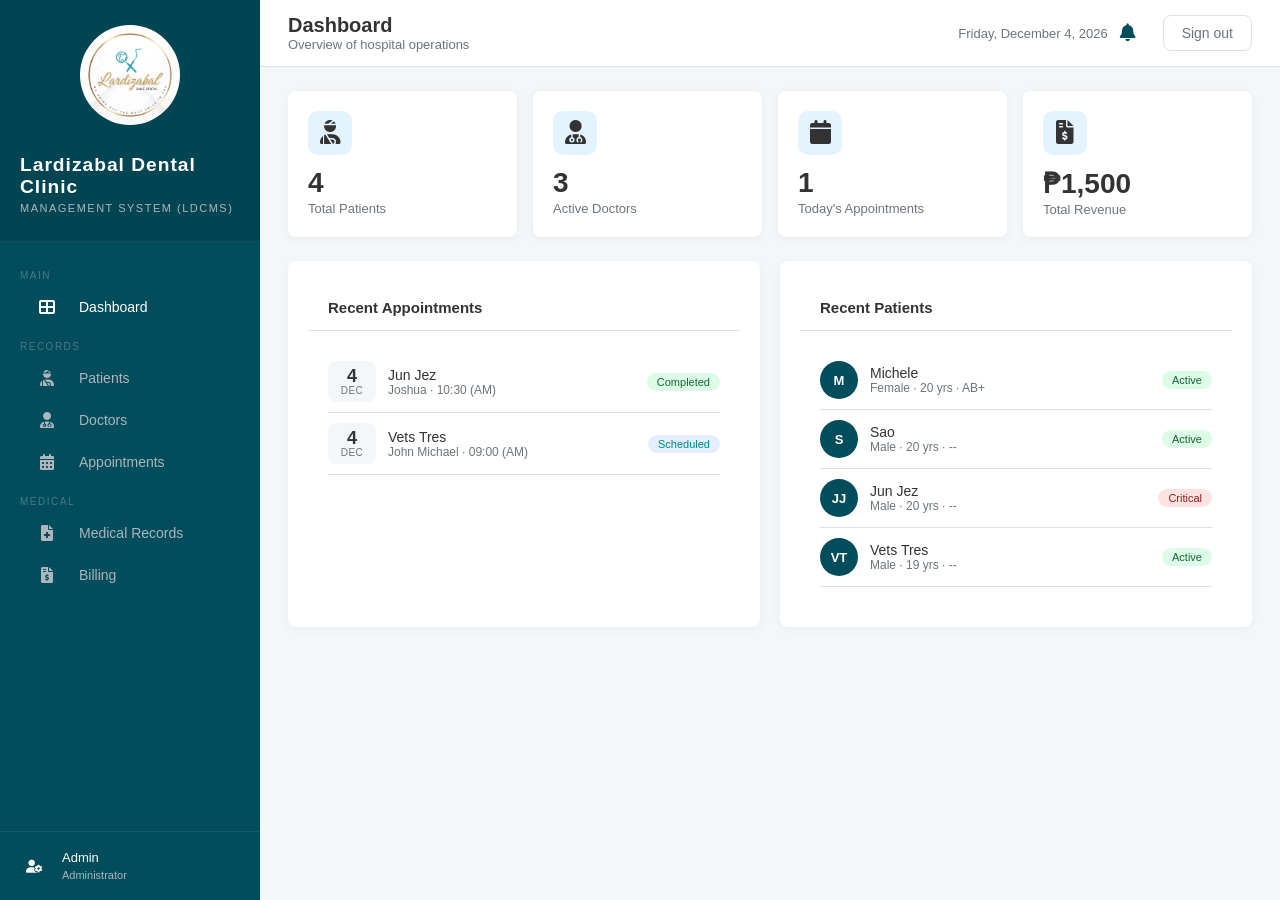
<file: admin-dashboard.html>
<!DOCTYPE html>
<html lang="en">

<head>
  <meta charset="UTF-8" />
  <meta name="viewport" content="width=device-width, initial-scale=1.0" />
  <title>Lardizabal Dental Clinic</title>

  <link href="https://fonts.googleapis.com/css2?family=DM+Sans:wght@300;400;500;600&family=Playfair+Display:wght@600&display=swap" rel="stylesheet" />
  <link rel="stylesheet" href="https://cdnjs.cloudflare.com/ajax/libs/font-awesome/6.0.0/css/all.min.css" />
  
  <link rel="stylesheet" href="admin-styles.css" />
</head>

<body>

  <div id="sidebar">
    <div class="sidebar-logo">
      <img class="lardizabal-logo" src="images/lardizaballogo.png" alt="Logo">
      <h1>Lardizabal Dental Clinic</h1>
      <span>Management System (LDCMS)</span>
    </div>

    <nav class="sidebar-nav">
      <div class="nav-section">Main</div>
      <div class="nav-item active" onclick="navigate('dashboard')">
        <span class="icon"><i class="fas fa-th-large"></i></span> Dashboard
      </div>

      <div class="nav-section">Records</div>
      <div class="nav-item" onclick="navigate('patients')">
        <span class="icon"><i class="fas fa-user-injured"></i></span> Patients
      </div>
      <div class="nav-item" onclick="navigate('doctors')">
        <span class="icon"><i class="fas fa-user-md"></i></span> Doctors
      </div>
      <div class="nav-item" onclick="navigate('appointments')">
        <span class="icon"><i class="fas fa-calendar-alt"></i></span> Appointments
      </div>

      <div class="nav-section">Medical</div>
      <div class="nav-item" onclick="navigate('records')">
        <span class="icon"><i class="fas fa-file-medical"></i></span> Medical Records
      </div>
      <div class="nav-item" onclick="navigate('billing')">
        <span class="icon"><i class="fas fa-file-invoice-dollar"></i></span> Billing
      </div>
    </nav>

    <div class="sidebar-footer">
      <div class="sidebar-user">
        <div class="user-avatar">
          <span class="icon"><i class="fas fa-user-cog"></i></span>
        </div>
        <div class="user-info">
          <p>Admin</p>
          <span>Administrator</span>
        </div>
      </div>
    </div>
  </div>

  <div id="main">
    
    <div id="topbar">
      <div class="topbar-left">
        <h2 id="page-title">Dashboard</h2>
        <p id="page-subtitle">Overview of hospital operations</p>
      </div>

      <div class="topbar-right">
        <span id="current-date" style="font-size: 13px; color: var(--text-muted)"></span>

        <div class="notification-wrapper" style="position: relative; margin-right: 15px; cursor: pointer;" onclick="toggleNotifications()">
          <i class="fas fa-bell" style="font-size: 18px; color: var(--primary);"></i>
          <span id="notification-count" class="badge badge-red" style="position: absolute; top: -8px; right: -8px; padding: 2px 6px; font-size: 10px; display: none;">0</span>

          <div id="notification-dropdown" class="card" style="position: absolute; top: 35px; right: 0; width: 300px; z-index: 1000; display: none; padding: 0; border: 1px solid var(--border);">
            <div class="card-header" style="padding: 10px 15px;">
              <h3 style="margin:0; font-size: 14px;">Notifications</h3>
              <button class="btn btn-sm btn-ghost" onclick="clearNotifications(event)">Clear</button>
            </div>
            <div id="notification-list" style="max-height: 300px; overflow-y: auto;"></div>
          </div>
        </div>

        <a href="portal.html" class="btn btn-ghost">Sign out</a>
      </div>
    </div>

    <div id="content">

      <div id="page-dashboard" class="page active">
        <div class="stats-grid" id="stats-grid"></div>
        <div class="dashboard-grid">
          <div class="card">
            <div class="card-header">
              <h3>Recent Appointments</h3>
            </div>
            <div class="card-body" id="dash-appointments"></div>
          </div>
          <div class="card">
            <div class="card-header">
              <h3>Recent Patients</h3>
            </div>
            <div class="card-body" id="dash-patients"></div>
          </div>
        </div>
      </div>

      <div id="page-patients" class="page">
        <div class="search-bar">
          <div class="search-input-wrap">
            <span class="search-icon"><i class="fas fa-search"></i></span>
            <input type="text" id="patient-search" placeholder="Search patients..." oninput="renderPatients()" />
          </div>
          <select class="filter-select" id="patient-filter" onchange="renderPatients()">
            <option value="">All Blood Types</option>
            <option>A+</option><option>A-</option>
            <option>B+</option><option>B-</option>
            <option>AB+</option><option>AB-</option>
            <option>O+</option><option>O-</option>
          </select>
          <div style="margin-left: auto">
            <button class="btn btn-primary" onclick="openModal('patient')">
              <span class="icon"><i class="fas fa-plus"></i></span> Add Patient
            </button>
          </div>
        </div>
        <div class="card">
          <div class="table-wrap">
            <table>
              <thead>
                <tr>
                  <th>ID</th><th>Name</th><th>Age</th><th>Gender</th>
                  <th>Blood Type</th><th>Email</th><th>Password</th><th>Phone</th>
                  <th>Status</th><th>Actions</th>
                </tr>
              </thead>
              <tbody id="patients-tbody"></tbody>
            </table>
          </div>
        </div>
      </div>

      <div id="page-doctors" class="page">
        <div class="search-bar">
          <div class="search-input-wrap">
            <span class="search-icon"><i class="fas fa-search"></i></span>
            <input type="text" id="doctor-search" placeholder="Search doctors..." oninput="renderDoctors()" />
          </div>
          <select class="filter-select" id="doctor-filter" onchange="renderDoctors()">
            <option value="">All Specializations</option>
              <option value="General Dentistry">General Dentistry</option>
              <option value="Orthodontics">Orthodontics (Braces)</option>
              <option value="Endodontics">Endodontics (Root Canals)</option>
              <option value="Periodontics">Periodontics (Gum Treatment)</option>
              <option value="Pediatric Dentistry">Pediatric Dentistry (Children)</option>
              <option value="Prosthodontics">Prosthodontics (Dentures/Crowns)</option>
              <option value="Oral & Maxillofacial Surgery">Oral & Maxillofacial Surgery</option>
              <option value="Cosmetic Dentistry">Cosmetic Dentistry</option>
          </select>
          <div style="margin-left: auto">
            <button class="btn btn-primary" onclick="openModal('doctor')">
              <span class="icon"><i class="fas fa-plus"></i></span> Add Doctor
            </button>
          </div>
        </div>
        <div class="card">
          <div class="table-wrap">
            <table>
              <thead>
                <tr>
                  <th>ID</th><th>Name</th><th>Specialization</th><th>Email</th>
                  <th>Password</th><th>Phone</th><th>Schedule</th><th>Status</th><th>Actions</th>
                </tr>
              </thead>
              <tbody id="doctors-tbody"></tbody>
            </table>
          </div>
        </div>
      </div>

      <div id="page-appointments" class="page">
        <div class="search-bar">
          <div class="search-input-wrap">
            <span class="search-icon"><i class="fas fa-search"></i></span>
            <input type="text" id="appt-search" placeholder="Search appointments..." oninput="renderAppointments()" />
          </div>
          <select class="filter-select" id="appt-filter" onchange="renderAppointments()">
            <option value="">All Status</option>
            <option>Scheduled</option><option>Completed</option>
            <option>Cancelled</option><option>No Show</option>
          </select>
          <div style="margin-left: auto">
            <button class="btn btn-primary" onclick="openModal('appointment')">
              <span class="icon"><i class="fas fa-plus"></i></span> New Appointment
            </button>
          </div>
        </div>
        <div class="card">
          <div class="table-wrap">
            <table>
              <thead>
                <tr>
                  <th>ID</th><th>Patient</th><th>Doctor</th>
                  <th>Date & Time</th><th>Reason</th><th>Status</th><th>Actions</th>
                </tr>
              </thead>
              <tbody id="appointments-tbody"></tbody>
            </table>
          </div>
        </div>
      </div>

      <div id="page-records" class="page">
        <div class="search-bar">
          <div class="search-input-wrap">
            <span class="search-icon"><i class="fas fa-search"></i></span>
            <input type="text" id="record-search" placeholder="Search records..." oninput="renderRecords()" />
          </div>
          <div style="margin-left: auto">
            <button class="btn btn-primary" onclick="openModal('record')">
              <span class="icon"><i class="fas fa-plus"></i></span> Add Record
            </button>
          </div>
        </div>
        <div class="card">
          <div class="table-wrap">
            <table>
              <thead>
                <tr>
                  <th>ID</th><th>Patient</th><th>Doctor</th>
                  <th>Diagnosis</th><th>Prescription</th><th>Date</th><th>Actions</th>
                </tr>
              </thead>
              <tbody id="records-tbody"></tbody>
            </table>
          </div>
        </div>
      </div>

      <div id="page-billing" class="page">
        <div class="search-bar">
          <div class="search-input-wrap">
            <span class="search-icon"><i class="fas fa-search"></i></span>
            <input type="text" id="billing-search" placeholder="Search billing..." oninput="renderBilling()" />
          </div>
          <select class="filter-select" id="billing-filter" onchange="renderBilling()">
            <option value="">All Status</option>
            <option>Paid</option><option>Pending</option><option>Overdue</option>
          </select>
          <div style="margin-left: auto">
            <button class="btn btn-primary" onclick="openModal('billing')">
              <span class="icon"><i class="fas fa-plus"></i></span> Add Bill
            </button>
          </div>
        </div>
        <div class="card">
          <div class="table-wrap">
            <table>
              <thead>
                <tr>
                  <th>Bill ID</th><th>Patient</th><th>Service</th>
                  <th>Amount</th><th>Date</th><th>Status</th><th>Actions</th>
                </tr>
              </thead>
              <tbody id="billing-tbody"></tbody>
            </table>
          </div>
        </div>
      </div>

    </div> </div> <div id="modal-overlay" class="modal-overlay" style="display: none" onclick="closeModalOverlay(event)">

    <div class="modal" id="modal-patient" style="display: none">
      <div class="modal-header">
        <h3 id="patient-modal-title">Add Patient</h3>
        <button class="modal-close" onclick="closeModal()">✕</button>
      </div>
      <div class="modal-body">
        <div class="form-grid">
          <div class="form-group form-full">
            <label>Full Name</label>
            <input type="text" id="p-name" placeholder="e.g. Juan dela Cruz" />
          </div>
          <div class="form-group">
            <label>Email Address</label>
            <input type="email" id="p-email" placeholder="patient@email.com" />
          </div>
          <div class="form-group">
            <label>Password</label>
            <div style="position: relative;">
              <input type="password" id="p-password" placeholder="patient password" style="padding-right: 60px;" />
              <i class="fas fa-eye" id="toggle-p-password" style="position: absolute; right: 10px; top: 50%; transform: translateY(-50%); cursor: pointer; color: var(--text-muted);" onclick="togglePasswordVisibility('p-password', this)"></i>
            </div>
          </div>
          <div class="form-group">
            <label>Date of Birth</label>
            <input type="date" id="p-dob" />
          </div>
          <div class="form-group">
            <label>Gender</label>
            <select id="p-gender">
              <option value="">Select...</option>
              <option>Male</option>
              <option>Female</option>
              <option>Other</option>
            </select>
          </div>
          <div class="form-group">
            <label>Blood Type</label>
            <select id="p-blood">
              <option value="">Select...</option>
              <option>A+</option><option>A-</option><option>B+</option><option>B-</option>
              <option>AB+</option><option>AB-</option><option>O+</option><option>O-</option>
            </select>
          </div>
          <div class="form-group">
            <label>Phone</label>
            <input type="tel" id="p-phone" placeholder="09XX XXX XXXX" />
          </div>
          <div class="form-group form-full">
            <label>Address</label>
            <input type="text" id="p-address" placeholder="Street, City, Province" />
          </div>
          <div class="form-group form-full">
            <label>Medical History</label>
            <textarea id="p-history" placeholder="List known conditions..."></textarea>
          </div>
          <div class="form-group">
            <label>Status</label>
            <select id="p-status">
              <option>Active</option><option>Inactive</option><option>Critical</option>
            </select>
          </div>
          <div class="form-group">
            <label>Emergency Contact</label>
            <input type="text" id="p-emergency" placeholder="Name – Number" />
          </div>
        </div>
        <div id="patient-err" class="alert alert-error" style="display: none; margin-top: 12px"></div>
      </div>
      <div class="modal-footer">
        <button class="btn btn-ghost" onclick="closeModal()">Cancel</button>
        <button class="btn btn-primary" onclick="savePatient()">Save Patient</button>
      </div>
    </div>

    <div class="modal" id="modal-doctor" style="display: none">
      <div class="modal-header">
        <h3 id="doctor-modal-title">Add Doctor</h3>
        <button class="modal-close" onclick="closeModal()">✕</button>
      </div>
      <div class="modal-body">
        <div class="form-grid">
          <div class="form-group form-full">
            <label>Full Name</label>
            <input type="text" id="d-name" placeholder="e.g. Dr. Maria Santos" />
          </div>
          <div class="form-group">
            <label>Specialization</label>
            <select id="d-spec" required>
              <option value="General Dentistry">General Dentistry</option>
              <option value="Orthodontics">Orthodontics (Braces)</option>
              <option value="Endodontics">Endodontics (Root Canals)</option>
              <option value="Periodontics">Periodontics (Gum Treatment)</option>
              <option value="Pediatric Dentistry">Pediatric Dentistry (Children)</option>
              <option value="Prosthodontics">Prosthodontics (Dentures/Crowns)</option>
              <option value="Oral & Maxillofacial Surgery">Oral & Maxillofacial Surgery</option>
              <option value="Cosmetic Dentistry">Cosmetic Dentistry</option>
            </select>
          </div>
          <div class="form-group">
            <label>Phone</label>
            <input type="tel" id="d-phone" placeholder="09XX XXX XXXX" />
          </div>
          <div class="form-group">
            <label>Email</label>
            <input type="email" id="d-email" placeholder="doctor@hospital.com" />
          </div>
          <div class="form-group">
            <label>Password</label>
            <div style="position: relative;">
              <input type="password" id="d-password" placeholder="Set doctor password" style="padding-right: 40px;" />
              <i class="fas fa-eye" id="toggle-d-password" style="position: absolute; right: 10px; top: 50%; transform: translateY(-50%); cursor: pointer; color: var(--text-muted);" onclick="togglePasswordVisibility('d-password', this)"></i>
            </div>
          </div>
          <div class="form-group">
            <label>License Number</label>
            <input type="text" id="d-license" placeholder="PRC-XXXXX" />
          </div>
          <div class="form-group">
            <label>Schedule</label>
            <select id="d-schedule">
              <option>Mon-Fri (Morning)</option>
              <option>Mon-Fri (Afternoon)</option>
              <option>Mon-Sat (Morning)</option>
              <option>Mon-Sat (Afternoon)</option>
              <option>Tue-Sat</option>
              <option>On-Call</option>
            </select>
          </div>
          <div class="form-group">
            <label>Status</label>
            <select id="d-status">
              <option>Active</option><option>On Leave</option><option>Inactive</option>
            </select>
          </div>
        </div>
        <div id="doctor-err" class="alert alert-error" style="display: none; margin-top: 12px"></div>
      </div>
      <div class="modal-footer">
        <button class="btn btn-ghost" onclick="closeModal()">Cancel</button>
        <button class="btn btn-primary" onclick="saveDoctor()">Save Doctor</button>
      </div>
    </div>

    <div class="modal" id="modal-appointment" style="display: none">
      <div class="modal-header">
        <h3 id="appt-modal-title">New Appointment</h3>
        <button class="modal-close" onclick="closeModal()">✕</button>
      </div>
      <div class="modal-body">
        <div class="form-grid">
          <div class="form-group">
            <label>Patient</label>
            <select id="a-patient"><option value="">Select Patient...</option></select>
          </div>
          <div class="form-group">
            <label>Doctor</label>
            <select id="a-doctor"><option value="">Select Doctor...</option></select>
          </div>
          <div class="form-group">
            <label>Date</label>
            <input type="date" id="a-date" />
          </div>
          <div class="form-group">
            <label>Time</label>
            <input type="time" id="a-time" />
          </div>
          <div class="form-group form-full">
            <label>Reason for Visit</label>
            <input type="text" id="a-reason" placeholder="e.g. Routine checkup, Fever, Follow-up..." />
          </div>
          <div class="form-group">
            <label>Status</label>
            <select id="a-status">
              <option>Scheduled</option><option>Completed</option>
              <option>Cancelled</option><option>No Show</option>
            </select>
          </div>
          <div class="form-group form-full">
            <label>Notes</label>
            <textarea id="a-notes" placeholder="Additional notes..."></textarea>
          </div>
        </div>
        <div id="appt-err" class="alert alert-error" style="display: none; margin-top: 12px"></div>
      </div>
      <div class="modal-footer">
        <button class="btn btn-ghost" onclick="closeModal()">Cancel</button>
        <button class="btn btn-primary" onclick="saveAppointment()">Save Appointment</button>
      </div>
    </div>

    <div class="modal" id="modal-record" style="display: none">
      <div class="modal-header">
        <h3 id="record-modal-title">Add Medical Record</h3>
        <button class="modal-close" onclick="closeModal()">✕</button>
      </div>
      <div class="modal-body">
        <div class="form-grid">
          <div class="form-group">
            <label>Patient</label>
            <select id="r-patient"><option value="">Select Patient...</option></select>
          </div>
          <div class="form-group">
            <label>Doctor</label>
            <select id="r-doctor"><option value="">Select Doctor...</option></select>
          </div>
          <div class="form-group form-full">
            <label>Diagnosis</label>
            <input type="text" id="r-diagnosis" placeholder="e.g. Hypertension..." />
          </div>
          <div class="form-group form-full">
            <label>Prescription / Treatment</label>
            <textarea id="r-prescription" placeholder="Medications, dosage, procedures..."></textarea>
          </div>
          <div class="form-group form-full">
            <label>Notes</label>
            <textarea id="r-notes" placeholder="Additional clinical notes..."></textarea>
          </div>
          <div class="form-group">
            <label>Date</label>
            <input type="date" id="r-date" />
          </div>
          <div class="form-group">
            <label>Visit Type</label>
            <select id="r-type">
              <option>Consultation</option><option>Follow-up</option>
              <option>Emergency</option><option>Procedure</option>
            </select>
          </div>
        </div>
        <div id="record-err" class="alert alert-error" style="display: none; margin-top: 12px"></div>
      </div>
      <div class="modal-footer">
        <button class="btn btn-ghost" onclick="closeModal()">Cancel</button>
        <button class="btn btn-primary" onclick="saveRecord()">Save Record</button>
      </div>
    </div>

    <div class="modal" id="modal-billing" style="display: none">
      <div class="modal-header">
        <h3 id="billing-modal-title">Add Bill</h3>
        <button class="modal-close" onclick="closeModal()">✕</button>
      </div>
      <div class="modal-body">
        <div class="form-grid">
          <div class="form-group form-full">
            <label>Patient</label>
            <select id="b-patient"><option value="">Select Patient...</option></select>
          </div>
          <div class="form-group form-full">
            <label>Service / Description</label>
            <input type="text" id="b-service" placeholder="e.g. Consultation, Lab Test..." />
          </div>
          <div class="form-group">
            <label>Amount (₱)</label>
            <input type="number" id="b-amount" placeholder="0.00" min="0" step="0.01" />
          </div>
          <div class="form-group">
            <label>Date</label>
            <input type="date" id="b-date" />
          </div>
          <div class="form-group">
            <label>Status</label>
            <select id="b-status">
              <option>Pending</option><option>Paid</option><option>Overdue</option>
            </select>
          </div>
          <div class="form-group">
            <label>Payment Method</label>
            <select id="b-method">
              <option>Cash</option><option>Credit Card</option><option>Insurance</option>
              <option>PhilHealth</option><option>GCash</option>
            </select>
          </div>
        </div>
        <div id="billing-err" class="alert alert-error" style="display: none; margin-top: 12px"></div>
      </div>
      <div class="modal-footer">
        <button class="btn btn-ghost" onclick="closeModal()">Cancel</button>
        <button class="btn btn-primary" onclick="saveBilling()">Save Bill</button>
      </div>
    </div>
  </div> <div id="modal-view-overlay" class="modal-overlay" style="display: none" onclick="closeViewModal(event)">
    <div class="modal" style="width: 580px">
      <div class="modal-header">
        <h3 id="view-modal-title">Patient Details</h3>
        <button class="modal-close" onclick="document.getElementById('modal-view-overlay').style.display = 'none'">✕</button>
      </div>
      <div class="modal-body" id="view-modal-body"></div>
    </div>
  </div>

  <script src="admin-script.js"></script>
</body>

</html>
</file>
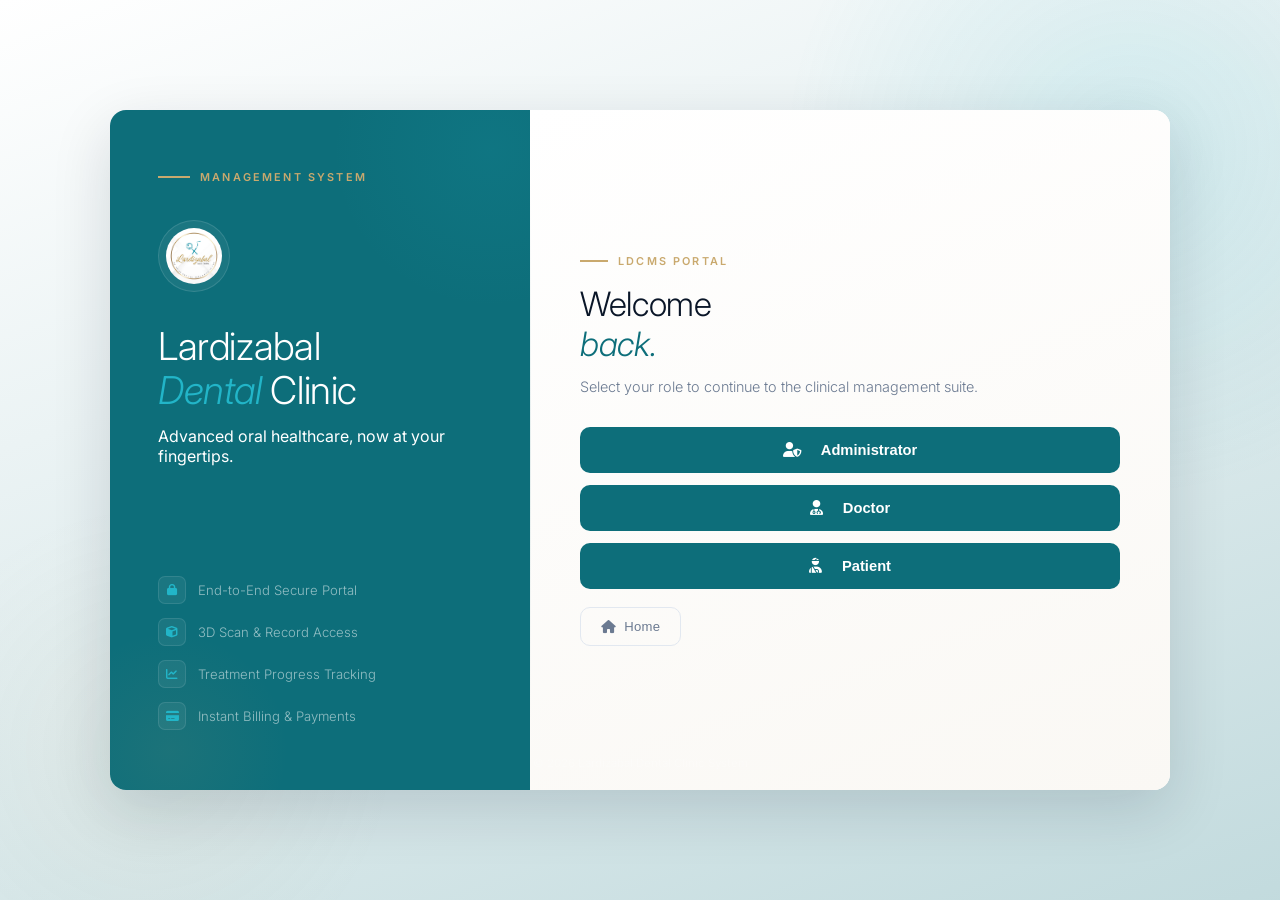
<file: doctor-dashboard.html>
<!DOCTYPE html>
<html lang="en">

<head>
  <meta charset="UTF-8" />
  <meta name="viewport" content="width=device-width, initial-scale=1.0" />
  <title>Lardizabal Dental Clinic - Doctor Portal</title>

  <link href="https://fonts.googleapis.com/css2?family=DM+Sans:wght@300;400;500;600&family=Playfair+Display:wght@600&display=swap" rel="stylesheet" />
  <link rel="stylesheet" href="https://cdnjs.cloudflare.com/ajax/libs/font-awesome/6.0.0/css/all.min.css" />

  <link rel="stylesheet" href="doctor-styles.css" />
</head>

<body>

  <aside id="sidebar">
    <div class="sidebar-logo">
      <img class="lardizabal-logo" src="images/lardizaballogo.png" alt="Logo" />
      <h1>Lardizabal Dental Clinic</h1>
      <span>Doctor Portal</span>
    </div>

    <nav class="sidebar-nav">
      <div class="nav-section">Main</div>
      <div class="nav-item active" onclick="navigate('dashboard')">
        <span class="icon"><i class="fas fa-th-large"></i></span> Dashboard
      </div>

      <div class="nav-section">Clinical</div>
      <div class="nav-item" onclick="navigate('appointments')">
        <span class="icon"><i class="fas fa-calendar-check"></i></span> Appointments
      </div>
      <div class="nav-item" onclick="navigate('patients')">
        <span class="icon"><i class="fas fa-user-injured"></i></span> Patients
      </div>
      <div class="nav-item" onclick="navigate('records')">
        <span class="icon"><i class="fas fa-file-medical-alt"></i></span> Medical Records
      </div>

      <div class="nav-section">Personal</div>
      <div class="nav-item" onclick="navigate('schedule')">
        <span class="icon"><i class="fas fa-clock"></i></span> Schedule
      </div>
      <div class="nav-item" onclick="navigate('profile')">
        <span class="icon"><i class="fas fa-user-cog"></i></span> Profile
      </div>
    </nav>

    <div class="sidebar-footer">
      <div class="sidebar-user">
        <div class="user-avatar" id="sidebar-avatar">
          <span class="icon"><i class="fas fa-user-md"></i></span>
        </div>
        <div class="user-info">
          <p id="sidebar-name">Doctor</p>
          <span id="sidebar-spec">Medical Professional</span>
        </div>
      </div>
    </div>
  </aside>

  <main id="main">
    <header id="topbar">
      <div class="topbar-left">
        <h2 id="page-title">Dashboard</h2>
        <p id="page-subtitle">Overview of your clinical activities</p>
      </div>

      <div class="topbar-right">
        <span id="current-date" style="font-size: 13px; color: var(--text-muted)"></span>

        <div class="notification-wrapper" style="position: relative; margin-right: 15px; cursor: pointer" onclick="toggleNotifications()">
          <i class="fas fa-bell" style="font-size: 18px; color: var(--primary)"></i>
          <span id="notification-count" class="badge badge-red" style="position: absolute; top: -8px; right: -8px; padding: 2px 6px; font-size: 10px; display: none;">0</span>
        </div>

        <a href="portal.html" class="btn btn-ghost" onclick="logout()">Sign out</a>
      </div>
    </header>

    <div id="content">

      <div id="page-dashboard" class="page active">
        <div class="stats-grid" id="stats-grid"></div>

        <div class="dashboard-grid">
          <div class="card">
            <div class="card-header">
              <h3>Today's Appointments</h3>
              <span id="today-count" class="badge badge-blue">0</span>
            </div>
            <div class="card-body" id="today-appointments"></div>
          </div>

          <div class="card">
            <div class="card-header">
              <h3>Recent Patients</h3>
            </div>
            <div class="card-body" id="recent-patients"></div>
          </div>
        </div>

        <div class="card" style="margin-top: 20px">
          <div class="card-header">
            <h3>Quick Actions</h3>
          </div>
          <div class="card-body">
            <div class="quick-actions">
              <button class="action-card" onclick="navigate('appointments')">
                <div class="action-icon"><i class="fas fa-calendar-plus"></i></div>
                <div class="action-text">View Schedule</div>
              </button>
              <button class="action-card" onclick="openRecordModal()">
                <div class="action-icon"><i class="fas fa-file-medical"></i></div>
                <div class="action-text">Add Record</div>
              </button>
              <button class="action-card" onclick="navigate('patients')">
                <div class="action-icon"><i class="fas fa-users"></i></div>
                <div class="action-text">View Patients</div>
              </button>
            </div>
          </div>
        </div>
      </div>

      <div id="page-appointments" class="page">
        <div class="search-bar">
          <div class="search-input-wrap">
            <span class="search-icon"><i class="fas fa-search"></i></span>
            <input type="text" id="appt-search" placeholder="Search appointments..." oninput="renderAppointments()" />
          </div>
          <select class="filter-select" id="appt-filter" onchange="renderAppointments()">
            <option value="">All Status</option>
            <option>Scheduled</option>
            <option>Completed</option>
            <option>Cancelled</option>
          </select>
        </div>
        <div class="card">
          <div class="table-wrap">
            <table>
              <thead>
                <tr>
                  <th>ID</th>
                  <th>Patient</th>
                  <th>Date & Time</th>
                  <th>Reason</th>
                  <th>Status</th>
                  <th>Actions</th>
                </tr>
              </thead>
              <tbody id="appointments-tbody"></tbody>
            </table>
          </div>
        </div>
      </div>

      <div id="page-patients" class="page">
        <div class="search-bar">
          <div class="search-input-wrap">
            <span class="search-icon"><i class="fas fa-search"></i></span>
            <input type="text" id="patient-search" placeholder="Search patients..." oninput="renderPatients()" />
          </div>
        </div>
        <div class="card">
          <div class="table-wrap">
            <table>
              <thead>
                <tr>
                  <th>ID</th>
                  <th>Name</th>
                  <th>Age</th>
                  <th>Gender</th>
                  <th>Blood Type</th>
                  <th>Phone</th>
                  <th>Status</th>
                  <th>Actions</th>
                </tr>
              </thead>
              <tbody id="patients-tbody"></tbody>
            </table>
          </div>
        </div>
      </div>

      <div id="page-records" class="page">
        <div class="search-bar">
          <div class="search-input-wrap">
            <span class="search-icon"><i class="fas fa-search"></i></span>
            <input type="text" id="record-search" placeholder="Search records..." oninput="renderRecords()" />
          </div>
          <div style="margin-left: auto">
            <button class="btn btn-primary" onclick="openRecordModal()">
              <span class="icon"><i class="fas fa-plus"></i></span> Add Record
            </button>
          </div>
        </div>
        <div class="card">
          <div class="table-wrap">
            <table>
              <thead>
                <tr>
                  <th>ID</th>
                  <th>Patient</th>
                  <th>Diagnosis</th>
                  <th>Prescription</th>
                  <th>Date</th>
                  <th>Type</th>
                  <th>Actions</th>
                </tr>
              </thead>
              <tbody id="records-tbody"></tbody>
            </table>
          </div>
        </div>
      </div>

      <div id="page-schedule" class="page">
        <div class="card">
          <div class="card-header">
            <h3>My Schedule</h3>
          </div>
          <div class="card-body">
            <div class="schedule-info">
              <div class="schedule-item">
                <div class="schedule-label">Current Schedule</div>
                <div class="schedule-value" id="current-schedule">Mon-Fri (Morning)</div>
              </div>
              <div class="schedule-item">
                <div class="schedule-label">Status</div>
                <div class="schedule-value" id="doctor-status">Active</div>
              </div>
            </div>
          </div>
        </div>
        <div class="card" style="margin-top: 20px">
          <div class="card-header">
            <h3>Weekly Overview</h3>
          </div>
          <div class="card-body">
            <div class="weekly-calendar" id="weekly-calendar"></div>
          </div>
        </div>
      </div>

      <div id="page-profile" class="page">
        <div class="card">
          <div class="card-header">
            <h3>Doctor Information</h3>
          </div>
          <div class="card-body">
            <div class="profile-header">
              <div class="user-avatar large" id="profile-avatar">
                <span class="icon"><i class="fas fa-user-md"></i></span>
              </div>
              <div>
                <h3 id="profile-name">Doctor Name</h3>
                <p id="profile-spec" style="color: var(--text-muted)">Specialization</p>
              </div>
            </div>
            <div class="detail-grid" style="margin-top: 30px">
              <div class="detail-item">
                <div class="lbl">Phone</div>
                <div class="val" id="profile-phone">—</div>
              </div>
              <div class="detail-item">
                <div class="lbl">Email</div>
                <div class="val" id="profile-email">—</div>
              </div>
              <div class="detail-item">
                <div class="lbl">License Number</div>
                <div class="val" id="profile-license">—</div>
              </div>
              <div class="detail-item">
                <div class="lbl">Schedule</div>
                <div class="val" id="profile-schedule">—</div>
              </div>
              <div class="detail-item">
                <div class="lbl">Status</div>
                <div class="val" id="profile-status-badge">—</div>
              </div>
            </div>
          </div>
        </div>
      </div>
    </div>
  </main>

  <div id="modal-overlay" class="modal-overlay" style="display: none" onclick="closeModalOverlay(event)">
    <div class="modal" id="modal-record" style="display: block">
      <div class="modal-header">
        <h3 id="record-modal-title">Add Medical Record</h3>
        <button class="modal-close" onclick="closeModal()">✕</button>
      </div>
      <div class="modal-body">
        <div class="form-grid">
          <div class="form-group form-full">
            <label>Patient</label>
            <select id="r-patient">
              <option value="">Select Patient...</option>
            </select>
          </div>
          <div class="form-group form-full">
            <label>Diagnosis</label>
            <input type="text" id="r-diagnosis" placeholder="e.g. Dental Caries..." />
          </div>
          <div class="form-group form-full">
            <label>Prescription / Treatment</label>
            <textarea id="r-prescription" placeholder="Medications, procedures, recommendations..."></textarea>
          </div>
          <div class="form-group form-full">
            <label>Notes</label>
            <textarea id="r-notes" placeholder="Additional clinical notes..."></textarea>
          </div>
          <div class="form-group">
            <label>Date</label>
            <input type="date" id="r-date" />
          </div>
          <div class="form-group">
            <label>Visit Type</label>
            <select id="r-type">
              <option>Consultation</option>
              <option>Follow-up</option>
              <option>Emergency</option>
              <option>Procedure</option>
            </select>
          </div>
        </div>
        <div id="record-err" class="alert alert-error" style="display: none; margin-top: 12px"></div>
      </div>
      <div class="modal-footer">
        <button class="btn btn-ghost" onclick="closeModal()">Cancel</button>
        <button class="btn btn-primary" onclick="saveRecord()">Save Record</button>
      </div>
    </div>
  </div>

  <div id="modal-view-overlay" class="modal-overlay" style="display: none" onclick="closeViewModal(event)">
    <div class="modal" style="width: 580px">
      <div class="modal-header">
        <h3 id="view-modal-title">Patient Details</h3>
        <button class="modal-close" onclick="document.getElementById('modal-view-overlay').style.display = 'none'">✕</button>
      </div>
      <div class="modal-body" id="view-modal-body"></div>
    </div>
  </div>

  <div id="modal-status-overlay" class="modal-overlay" style="display: none" onclick="closeStatusModal(event)">
    <div class="modal" style="width: 420px">
      <div class="modal-header">
        <h3>Update Appointment Status</h3>
        <button class="modal-close" onclick="document.getElementById('modal-status-overlay').style.display = 'none'">✕</button>
      </div>
      <div class="modal-body">
        <div class="form-group">
          <label>New Status</label>
          <select id="status-select">
            <option>Scheduled</option>
            <option>Completed</option>
            <option>Cancelled</option>
            <option>No Show</option>
          </select>
        </div>
      </div>
      <div class="modal-footer">
        <button class="btn btn-ghost" onclick="document.getElementById('modal-status-overlay').style.display = 'none'">Cancel</button>
        <button class="btn btn-primary" onclick="confirmStatusUpdate()">Update</button>
      </div>
    </div>
  </div>

  <script src="doctor-script.js"></script>
</body>

</html>
</file>
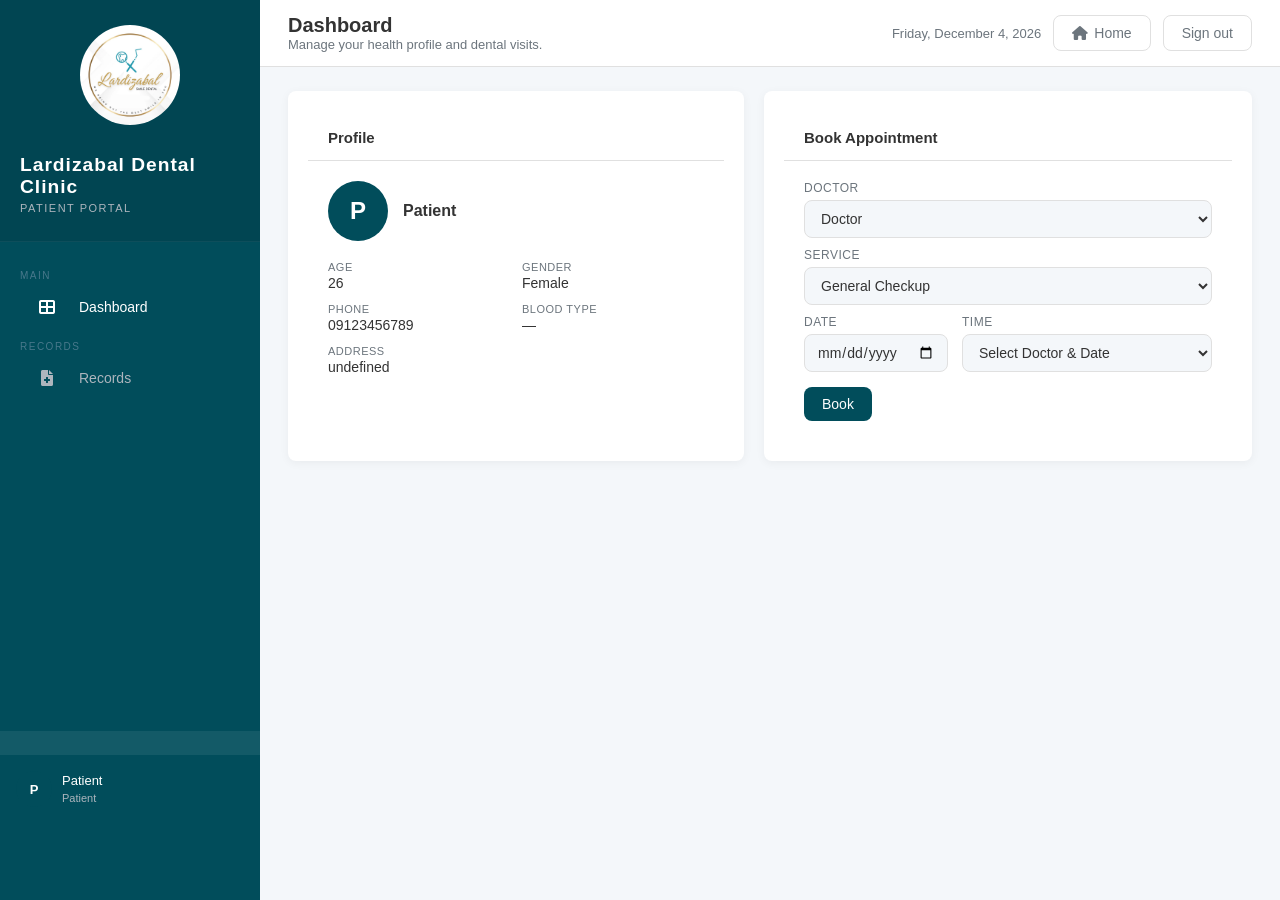
<file: patient-dashboard.html>
<!DOCTYPE html>
<html lang="en">

<head>
    <meta charset="UTF-8" />
    <meta name="viewport" content="width=device-width, initial-scale=1.0" />
    <title>Lardizabal Dental Clinic - Patient Portal</title>

    <link href="https://fonts.googleapis.com/css2?family=DM+Sans:wght@300;400;500;600&display=swap" rel="stylesheet" />
    <link rel="stylesheet" href="https://cdnjs.cloudflare.com/ajax/libs/font-awesome/6.0.0/css/all.min.css" />

    <link rel="stylesheet" href="patient-styles.css" />
</head>

<body>

    <aside id="sidebar">
        <div class="sidebar-logo">
            <img class="lardizabal-logo" src="images/lardizaballogo.png" alt="Logo" />
            <h1>Lardizabal Dental Clinic</h1>
            <span>Patient Portal</span>
        </div>

        <nav class="sidebar-nav">
            <div class="nav-section">Main</div>
            <div class="nav-item active" id="nav-dashboard" onclick="navigate('dashboard')">
                <span class="icon"><i class="fas fa-th-large"></i></span> Dashboard
            </div>

            <div class="nav-section">Records</div>
            <div class="nav-item" id="nav-records" onclick="navigate('records')">
                <span class="icon"><i class="fas fa-file-medical"></i></span> Records
            </div>
        </nav>

        <div class="sidebar-footer">
            <div class="sidebar-user">
                <div class="user-avatar" id="footer-avatar">P</div>
                <div class="user-info">
                    <p id="footer-name">Patient</p>
                    <span>Patient</span>
                </div>
            </div>
        </div>
    </aside>

    <main id="main" style="margin-left: 0; width: 100%">
        
        <header id="topbar">
            <div class="topbar-left">
                <h2 id="page-title">Dashboard</h2>
                <p id="page-subtitle">Manage your health profile and dental visits.</p>
            </div>
            <div class="topbar-right">
                <span id="current-date" style="font-size: 13px; color: var(--text-muted)"></span>
                <a href="index.html" class="btn btn-ghost"><i class="fas fa-home"></i> Home</a>
                <a href="portal.html" class="btn btn-ghost">Sign out</a>
            </div>
        </header>

        <div id="content">
            <div id="page-dashboard" class="page active">
                <div class="dashboard-grid">
                    
                    <div class="card">
                        <div class="card-header"><h3>Profile</h3></div>
                        <div class="card-body">
                            <div style="display: flex; align-items: center; gap: 15px; margin-bottom: 20px;">
                                <div class="user-avatar" id="avatar-circle" style="width: 60px; height: 60px; font-size: 24px">P</div>
                                <div><h4 style="margin: 0" id="prof-name">Patient</h4></div>
                            </div>
                            <div class="detail-grid">
                                <div class="detail-item"><div class="lbl">Age</div><div class="val" id="prof-age">--</div></div>
                                <div class="detail-item"><div class="lbl">Gender</div><div class="val" id="prof-gender">--</div></div>
                                <div class="detail-item"><div class="lbl">Phone</div><div class="val" id="prof-phone">--</div></div>
                                <div class="detail-item"><div class="lbl">Blood Type</div><div class="val" id="prof-blood">--</div></div>
                                <div class="detail-item"><div class="lbl">Address</div><div class="val" id="prof-address">--</div></div>
                            </div>
                        </div>
                    </div>

                    <div class="card">
                        <div class="card-header"><h3>Book Appointment</h3></div>
                        <div class="card-body">
                            <form id="appointment-form">
                                <div class="form-group form-full">
                                    <label>Doctor</label>
                                    <select id="a-doctor" required></select>
                                </div>
                                <div class="form-group form-full" style="margin-top: 10px">
                                    <label>Service</label>
                                    <select id="a-service" required>
                                        <option value="General Checkup">General Checkup</option>
                                        <option value="Cleaning / Prophylaxis">Cleaning / Prophylaxis</option>
                                        <option value="Tooth Extraction">Tooth Extraction</option>
                                        <option value="Dental Fillings">Dental Fillings</option>
                                        <option value="Root Canal Therapy">Root Canal Therapy</option>
                                        <option value="Orthodontic Consultation">Orthodontic Consultation</option>
                                        <option value="Teeth Whitening">Teeth Whitening</option>
                                    </select>
                                </div>
                                <div class="form-grid" style="margin-top: 10px">
                                    <div class="form-group">
                                        <label>Date</label>
                                        <input type="date" id="a-date" required />
                                    </div>
                                    <div class="form-group">
                                        <label>Time</label>
                                        <select id="a-time" style="width: 250px" required>
                                            <option value="">Select Doctor & Date</option>
                                        </select>
                                    </div>
                                </div>
                                <button type="submit" class="btn btn-primary" style="margin-top: 15px">Book</button>
                            </form>
                        </div>
                    </div>
                </div>
            </div>

            <div id="page-records" class="page" style="display: none">
                <div class="card">
                    <div class="card-header">
                        <div class="tabs">
                            <div class="tab active" id="tab-appointments-btn" onclick="switchTab('appointments')">Appointments</div>
                            <div class="tab" id="tab-medical-btn" onclick="switchTab('medical')">Medical History</div>
                            <div class="tab" id="tab-profile-btn" onclick="switchTab('profile')">Edit Profile</div>
                        </div>
                    </div>

                    <div class="card-body">
                        <div id="content-appointments" class="tab-pane active">
                            <div id="patient-appointments-list"></div>
                        </div>

                        <div id="content-medical" class="tab-pane" style="display: none">
                            <p style="color: var(--text-muted); text-align: center; padding: 20px;">No medical records available.</p>
                        </div>

                        <div id="content-profile" class="tab-pane" style="display: none">
                            <form id="profile-update-form" class="form-grid">
                                <div class="form-group form-full">
                                    <label>Full Name</label>
                                    <input type="text" id="edit-name" required />
                                </div>
                                <div class="form-group">
                                    <label>Phone Number</label>
                                    <input type="tel" id="edit-phone" required />
                                </div>
                                <div class="form-group">
                                    <label>Email Address</label>
                                    <input type="email" id="edit-email-view" readonly tabindex="-1" style="background-color: #f9f9f9; border-color: #ddd; cursor: default;" />
                                </div>
                                <div class="form-group">
                                    <label>Date of Birth</label>
                                    <input type="date" id="edit-dob" required />
                                </div>
                                <div class="form-group">
                                    <label>Password</label>
                                    <div style="display: flex; align-items: center; gap: 10px">
                                        <input type="password" id="edit-password-view" readonly tabindex="-1" style="background-color: #f9f9f9; border-color: #ddd; cursor: default; flex: 1;" />
                                        <button type="button" onclick="togglePasswordRequest()" class="btn-link">Change</button>
                                    </div>
                                </div>

                                <div id="password-request-area" class="card" style="display: none; grid-column: span 2; margin-top: 15px; border: 1px solid #e0e0e0; background: #fff;">
                                    <div class="card-body">
                                        <div id="pw-step-1">
                                            <p style="font-size: 13px; margin-bottom: 10px">Enter your email to receive a link.</p>
                                            <div class="form-group">
                                                <input type="email" id="req-email" placeholder="Enter registered email" />
                                            </div>
                                            <button type="button" class="btn btn-primary" style="margin-top: 10px" onclick="verifyEmailAndSend()">Confirm</button>
                                        </div>

                                        <div id="pw-step-2" style="display: none">
                                            <div class="form-group">
                                                <label>Old Password</label>
                                                <input type="password" style="margin-bottom: 10px" id="req-old-pass" class="pass-field" placeholder="Enter old password" />
                                            </div>
                                            <div class="form-group">
                                                <label>New Password</label>
                                                <input type="password" style="margin-bottom: 8px" id="req-new-pass" class="pass-field" placeholder="At least 6 characters" />
                                            </div>
                                            <div style="margin-bottom: 10px; display: flex; align-items: center; gap: 8px;">
                                                <input type="checkbox" id="toggle-pass-visibility" onclick="togglePassDisplay()" />
                                                <label for="toggle-pass-visibility" style="font-size: 12px; cursor: pointer">Show</label>
                                            </div>
                                            <button type="button" class="btn btn-primary" onclick="submitPasswordChange()">Update</button>
                                        </div>
                                    </div>
                                </div>

                                <div class="form-group">
                                    <label>Gender</label>
                                    <select id="edit-gender">
                                        <option value="Male">Male</option>
                                        <option value="Female">Female</option>
                                        <option value="Other">Other</option>
                                    </select>
                                </div>
                                <div class="form-group">
                                    <label>Emergency Contact</label>
                                    <input type="text" id="edit-emergency" placeholder="Name & Phone" />
                                </div>
                                <div class="form-full" style="margin-top: 20px">
                                    <button type="submit" class="btn btn-primary">Save</button>
                                </div>
                            </form>
                        </div>
                    </div>
                </div>
            </div>
        </div>
    </main>

    <script src="patient-script.js"></script>
</body>

</html>
</file>
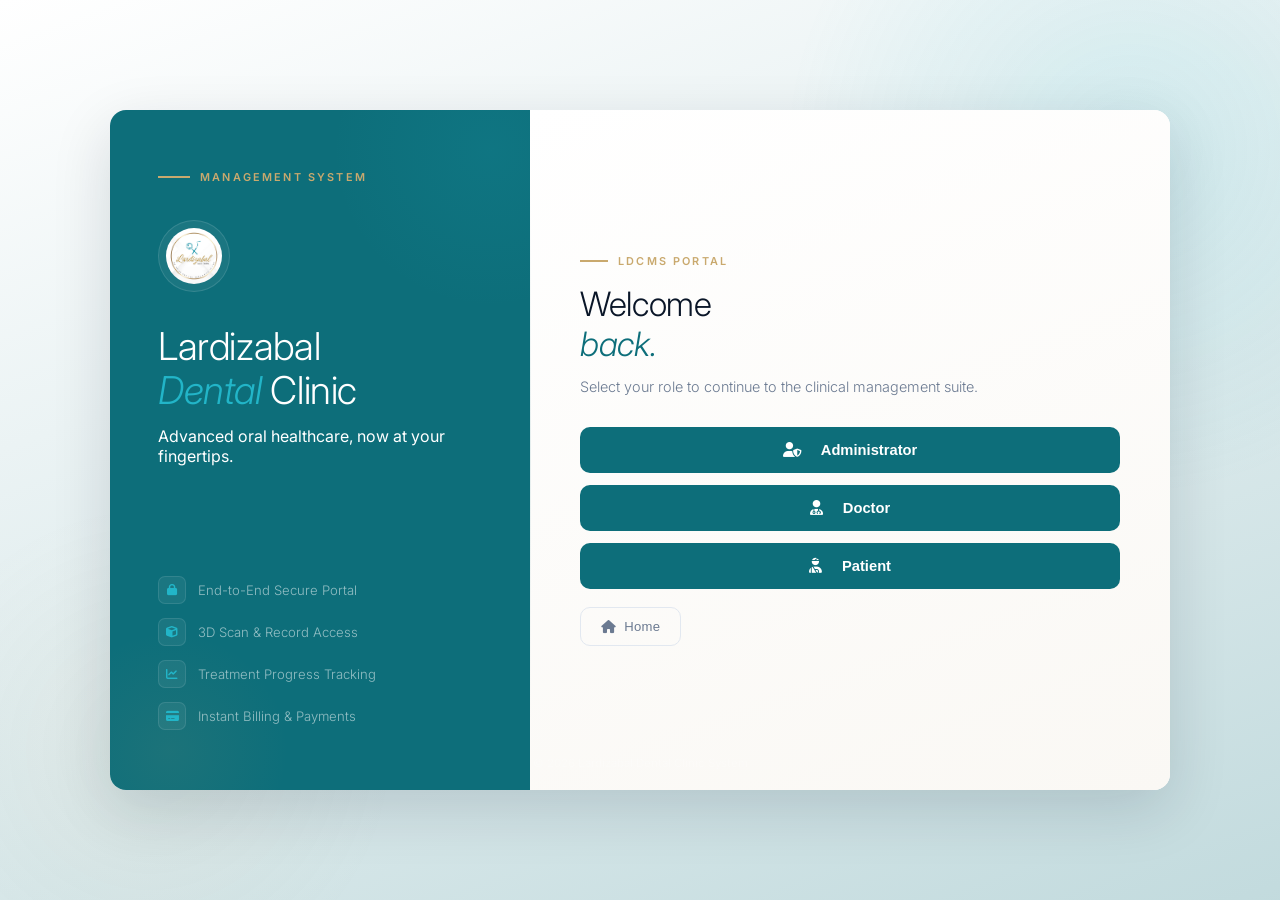
<file: portal.html>
<!DOCTYPE html>
<html lang="en">

<head>
  <meta charset="UTF-8" />
  <meta name="viewport" content="width=device-width, initial-scale=1.0" />
  <title>Portal | Lardizabal Dental Clinic</title>

  <link href="https://fonts.googleapis.com/css2?family=Inter:wght@300;400;500;600&family=Outfit:wght@300;400;600&display=swap" rel="stylesheet">
  <link rel="stylesheet" href="https://cdnjs.cloudflare.com/ajax/libs/font-awesome/6.0.0/css/all.min.css" />
  <link rel="stylesheet" href="portal-styles.css" />
</head>

<body>
  <div class="portal-container">
    <div class="portal-card">

      <div class="portal-header">
        <div class="portal-header-main">
          <div class="portal-header-eyebrow">
            <div class="portal-header-eyebrow-line"></div>
            <span class="portal-header-eyebrow-text">Management System</span>
          </div>
          <img src="images/lardizaballogo.png" alt="LDC Logo" class="portal-logo" />
          <h1>Lardizabal<br><em>Dental</em> Clinic</h1>
          <p style="margin-top: 14px;">Advanced oral healthcare, now at your fingertips.</p>
        </div>

        <div class="portal-header-features">
          <div class="portal-feature-pill"><i class="fas fa-lock"></i> End-to-End Secure Portal</div>
          <div class="portal-feature-pill"><i class="fas fa-cube"></i> 3D Scan &amp; Record Access</div>
          <div class="portal-feature-pill"><i class="fas fa-chart-line"></i> Treatment Progress Tracking</div>
          <div class="portal-feature-pill"><i class="fas fa-credit-card"></i> Instant Billing &amp; Payments</div>
        </div>
      </div>

      <div class="portal-content">
        <div id="portal-main-view">
          <div class="portal-welcome">
            <div class="portal-welcome-eyebrow">
              <div class="portal-welcome-eyebrow-line"></div>
              <span class="portal-welcome-eyebrow-text">LDCMS Portal</span>
            </div>
            <h2>Welcome<br><em>back.</em></h2>
            <p>Select your role to continue to the clinical management suite.</p>
          </div>

          <div class="portal-actions">
            <button onclick="openAdminModal()" class="portal-btn primary">
              <i class="fas fa-user-shield" style="margin-right: 10px;"></i> Administrator
            </button>
            <button onclick="showDoctorAuth()" class="portal-btn primary">
              <i class="fas fa-user-md" style="margin-right: 10px;"></i> Doctor
            </button>
            <button onclick="showPatientAuth()" class="portal-btn primary">
              <i class="fas fa-user-injured" style="margin-right: 10px;"></i> Patient
            </button>
          </div>
        </div>

        <div id="patient-auth-view" style="display: none">
          <div id="auth-success" class="alert alert-success" style="display: none; margin-top: 10px; background: #dcfce7; color: #166534; padding: 10px; border-radius: 8px; font-size: 13px; text-align: center;"></div>
          <div id="auth-error" class="alert alert-error" style="display: none; margin-top: 10px; background: #fee2e2; color: #991b1b; padding: 10px; border-radius: 8px; font-size: 13px; text-align: center;"></div>

          <div id="login-section">
            <div class="portal-welcome">
              <div class="portal-welcome-eyebrow">
                <div class="portal-welcome-eyebrow-line" id="auth-eyebrow-line"></div>
                <span class="portal-welcome-eyebrow-text" id="auth-eyebrow">Patient Portal</span>
              </div>
              <h2 id="auth-title">Sign <em>In</em></h2>
              <p id="auth-subtitle">Access your dental records and appointments.</p>
            </div>

            <div id="login-form">
              <div class="form-group form-full" style="margin-bottom: 10px;">
                <label>Email Address</label>
                <input type="email" id="login-email" placeholder="Enter your email" />
              </div>
              <div class="form-group form-full">
                <label>Password</label>
                <input type="password" id="login-password" placeholder="Enter your password" />
              </div>
              <button class="portal-btn primary" style="width: 100%; margin-top: 15px" onclick="handleLogin()">Sign In</button>

              <p class="auth-toggle-text">Don't have an account? <a href="#" onclick="toggleAuth(true)">Sign Up</a></p>
              <div style="text-align: right; margin-top: -10px; margin-bottom: 10px;">
                <a href="#" onclick="showForgotPassword()" style="font-size: 11px; color: var(--secondary); text-decoration: none; font-weight: 600;">Forgot Password?</a>
              </div>
            </div>
          </div>

          <div id="signup-section">
            <div class="portal-welcome" id="signup-header" style="display: none">
              <div class="portal-welcome-eyebrow">
                <div class="portal-welcome-eyebrow-line"></div>
                <span class="portal-welcome-eyebrow-text">Account Creation</span>
              </div>
              <h2>Create <em>Account</em></h2>
              <p>Join our clinic to manage your dental health.</p>
            </div>

            <div id="signup-form" style="display: none">
              <div class="form-group">
                <label for="reg-email">Email Address</label>
                <input type="email" id="reg-email" placeholder="example@gmail.com" required>
              </div>
              <div class="form-group">
                <label>Password</label>
                <div style="position: relative;">
                  <input type="password" id="reg-password" placeholder="Create password" style="padding-right: 40px; width: 100%;" />
                  <i class="fas fa-eye" id="toggle-reg-password" style="position: absolute; right: 12px; top: 50%; transform: translateY(-50%); cursor: pointer; color: #6b7280;"></i>
                </div>
              </div>
              <div class="form-group">
                <label>Full Name</label>
                <input type="text" id="reg-name" placeholder="Full Name" required>
              </div>
              <div class="form-group">
                <label>Confirm Password</label>
                <input type="password" id="reg-password-confirm" placeholder="Confirm password" required>
              </div>
              <div class="form-group">
                <label>Phone Number</label>
                <div style="display: flex; align-items: center; gap: 5px;">
                  <select id="reg-country-code" style="background: #f3f4f6; padding: 10px 6px; border: 1px solid #d1d5db; border-radius: 8px; font-size: 14px; width: 80px;">
                    <option value="+63">🇵🇭 +63</option>
                  </select>
                  <input type="tel" id="reg-phone" placeholder="9XX XXX XXXX" maxlength="12" style="flex: 1;" required>
                </div>
              </div>
              <div class="form-group">
                <label for="reg-dob">Date of Birth</label>
                <input type="date" id="reg-dob" value="2006-01-01" required>
              </div>
              <div class="form-group">
                <label for="reg-gender">Gender</label>
                <select id="reg-gender" required>
                  <option value="">Gender</option>
                  <option value="Male">Male</option>
                  <option value="Female">Female</option>
                  <option value="Other">Other</option>
                </select>
              </div>
              <div class="form-group form-full">
                <label for="reg-address">Address</label>
                <input type="text" id="reg-address" placeholder="Enter your street, barangay, and city" required>
              </div>
              <button class="portal-btn primary" style="margin-top: 15px; width: 100%;" onclick="handleSignup()">Create Account</button>
              <p class="auth-toggle-text">Already have an account? <a href="#" onclick="toggleAuth(false)">Sign In</a></p>
            </div>
          </div>

          <div id="forgot-password-view" style="display: none; text-align: left;">
            <div class="portal-welcome">
              <div class="portal-welcome-eyebrow">
                <div class="portal-welcome-eyebrow-line"></div>
                <span class="portal-welcome-eyebrow-text">Account Recovery</span>
              </div>
              <h2>Reset <em>Password</em></h2>
              <p>Enter your details to verify your identity.</p>
            </div>
            <div class="form-group form-full">
              <label>Email Address</label>
              <input type="email" id="reset-email" placeholder="Enter your registered email" />
            </div>
            <div class="form-group form-full" id="new-password-container" style="display: none;">
              <label>New Password</label>
              <input type="password" id="reset-new-password" placeholder="Enter new password" />
            </div>
            <button class="portal-btn primary" style="width: 100%; margin-top: 15px" onclick="handleForgotPasswordVerify()">Verify</button>
            <p class="auth-toggle-text"><a href="#" onclick="closeForgotPassword()">Back</a></p>
          </div>

          <button class="btn btn-ghost" style="width: 100%;" onclick="backToPortal()">
            <i class="fas fa-arrow-left"></i>
          </button>
        </div>

        <div id="doctor-auth-view" style="display: none">
          <div id="doctor-auth-error" class="alert alert-error" style="display: none; margin-top: 10px; background: #fee2e2; color: #991b1b; padding: 10px; border-radius: 8px; font-size: 13px; text-align: center;"></div>
          
          <div class="portal-welcome">
            <div class="portal-welcome-eyebrow">
              <div class="portal-welcome-eyebrow-line"></div>
              <span class="portal-welcome-eyebrow-text">Clinician Access</span>
            </div>
            <h2>Doctor <em>Sign In</em></h2>
            <p>Access your clinical dashboard.</p>
          </div>

          <div id="doctor-login-form">
            <div class="form-group form-full">
              <label>Email Address</label>
              <input type="email" id="doctor-login-email" placeholder="Enter your email" />
            </div>
            <div class="form-group form-full" style="margin-top: 10px">
              <label>License Number</label>
              <div style="position: relative;">
                <input type="password" id="doctor-login-license" placeholder="Enter license number" style="padding-right: 40px; width: 100%;" />
                <i class="fas fa-eye" id="toggle-doctor-password" style="position: absolute; right: 12px; top: 50%; transform: translateY(-50%); cursor: pointer; color: #6b7280;"></i>
              </div>
            </div>
            <button class="portal-btn primary" style="width: 100%; margin-top: 15px" onclick="handleDoctorLogin()">Sign In</button>
          </div>

          <button id="doctor-back-btn" class="btn btn-ghost" style="width: 100%;" onclick="backToPortal()">
            <i class="fas fa-arrow-left"></i>
          </button>
        </div>

        <button class="btn btn-ghost" id="home-button" style="width: 22%; margin-top: 20px;" onclick="location.href='index.html'">
          <i class="fas fa-home"></i> Home
        </button>
      </div>

      <div class="portal-footer">
        <p>&copy; 2026 Lardizabal Dental Clinic System</p>
      </div>
    </div>
  </div>

  <div id="admin-modal" class="modal-overlay" style="display: none;">
    <div class="modal-card">
      <div class="modal-close" onclick="closeAdminModal()">&times;</div>
      <div class="portal-welcome">
        <div class="portal-welcome-eyebrow">
          <div class="portal-welcome-eyebrow-line"></div>
          <span class="portal-welcome-eyebrow-text">Secure Access</span>
        </div>
        <h2>Admin <em>Login</em></h2>
        <p>Enter the administrative security key to proceed.</p>
      </div>
      
      <div id="admin-modal-error" class="alert alert-error" style="display: none; margin-bottom: 15px; padding: 10px; font-size: 13px; text-align: center;"></div>
      
      <div class="form-group">
        <label>Security Code</label>
        <input type="password" id="admin-security-code" placeholder="••••••••" style="text-align: center; letter-spacing: 0.3em;" />
      </div>
      
      <button class="portal-btn primary" style="width: 100%; margin-top: 20px" onclick="validateAdminCode()">
        Authorize Access
      </button>
    </div>
  </div>

  <script src="portal-script.js"></script>
</body>

</html>
</file>
<file: admin-styles.css>
/* ==========================================================================
   ADMIN DASHBOARD STYLESHEET
   1. CORE CONFIGURATION (Variables, Reset, Base)
   2. LAYOUT WRAPPERS (Sidebar, Main Content, Topbar)
   3. ATOMIC COMPONENTS (Buttons, Badges, Icons)
   4. DATA CONTAINERS (Cards, Tables, Grids)
   5. INTERACTIVE UI (Forms, Modals, Tabs, Search)
   6. UTILITIES & FEEDBACK (Alerts, Empty States, Page States)
   ========================================================================== */

/* ==========================================================================
   1. CORE CONFIGURATION
   ========================================================================== */

/* Global color palette, spacing, and reusable design variables */
:root {
  --primary: #014d5b;
  --secondary: #37acbe;
  --accent: #00ac86;
  --bg: #f4f7fa;
  --sidebar-bg: #014d5b;
  --sidebar-text: #adb5bd;
  --sidebar-active: #ffffff;
  --card: #ffffff;
  --border: #e0e0e0;
  --text: #333333;
  --text-muted: #6c757d;
  --danger: #dc3545;
  --success: #28a745;
  --shadow: 0 2px 10px rgba(0, 0, 0, 0.05);
  --radius: 8px;
}

/* Reset default browser spacing and use border-box sizing */
* {
  margin: 0;
  padding: 0;
  box-sizing: border-box;
}

/* Main page layout and typography */
body {
  font-family: "Segoe UI", Roboto, Helvetica, Arial, sans-serif;
  background: var(--bg);
  color: var(--text);
  display: flex;
  height: 100vh;
  overflow: hidden;
}

/* ==========================================================================
   2. LAYOUT WRAPPERS
   ========================================================================== */

/* --- Sidebar Navigation --- */
#sidebar {
  width: 260px;
  background: var(--sidebar-bg);
  color: var(--sidebar-text);
  padding: 0;
  display: flex;
  flex-direction: column;
}

.sidebar-logo {
  background: rgba(0, 0, 0, 0.1);
  padding: 25px 20px;
  border-bottom: 1px solid rgba(255, 255, 255, 0.05);
}

.lardizabal-logo {
  width: 100px;
  border-radius: 50px;
  margin-right: 60px;
  margin-left: 60px;
  margin-bottom: 25px;
  cursor: pointer;
}

.sidebar-logo h1 {
  font-family: "Segoe UI", sans-serif;
  font-size: 1.2rem;
  color: #fff;
  letter-spacing: 1px;
}

.sidebar-logo span {
  font-size: 11px;
  color: var(--sidebar-text);
  letter-spacing: 1.5px;
  text-transform: uppercase;
}

.sidebar-nav {
  flex: 1;
  padding: 16px 12px;
  overflow-y: auto;
}

.nav-section {
  font-size: 10px;
  text-transform: uppercase;
  letter-spacing: 1.5px;
  color: rgba(143, 163, 188, 0.5);
  padding: 12px 8px 6px;
}

.nav-item {
  display: flex;
  align-items: center;
  gap: 10px;
  padding: 12px 25px;
  border-radius: 8px;
  cursor: pointer;
  color: var(--sidebar-text);
  font-size: 14px;
  font-weight: 400;
  margin-bottom: 2px;
  transition: all 0.15s;
}

.nav-item:hover {
  background: var(--primary);
  color: #fff;
}

.nav-item.active {
  background: var(--sidebar-accent);
  color: #fff;
  font-weight: 500;
}

.nav-item .icon {
  width: 20px;
  display: inline-flex;
  justify-content: center;
  align-items: center;
  margin-right: 12px;
  font-size: 16px;
  color: var(--sidebar-text);
}

.nav-item.active .icon i {
  color: var(--sidebar-active);
}

/* --- Sidebar Footer & User Profile --- */
.sidebar-footer {
  width: 100%;
  padding: 16px;
  border-top: 1px solid rgba(255, 255, 255, 0.07);
  margin-top: auto;
}

.sidebar-user {
  display: flex;
  align-items: center;
  gap: 10px;
}

.user-avatar {
  width: 36px;
  height: 36px;
  border-radius: 50%;
  background: var(--sidebar-accent);
  display: flex;
  align-items: center;
  justify-content: center;
  font-size: 13px;
  font-weight: 600;
  color: #fff;
}

.user-info p {
  font-size: 13px;
  font-weight: 500;
  color: #fff;
}

.user-info span {
  font-size: 11px;
  color: var(--sidebar-text);
}

/* --- Main Content Structure --- */
#main {
  flex: 1;
  display: flex;
  flex-direction: column;
  overflow: hidden;
}

#topbar {
  background: var(--card);
  border-bottom: 1px solid var(--border);
  padding: 14px 28px;
  display: flex;
  align-items: center;
  justify-content: space-between;
}

.topbar-left h2 {
  font-size: 20px;
  font-weight: 600;
  color: var(--text);
}

.topbar-left p {
  font-size: 13px;
  color: var(--text-muted);
}

.topbar-right {
  display: flex;
  align-items: center;
  gap: 12px;
}

#content {
  flex: 1;
  overflow-y: auto;
  padding: 24px 28px;
}

/* ==========================================================================
   3. ATOMIC COMPONENTS
   ========================================================================== */

/* --- Buttons --- */
.btn {
  display: inline-flex;
  align-items: center;
  gap: 6px;
  padding: 9px 18px;
  border-radius: 8px;
  font-size: 14px;
  font-weight: 500;
  cursor: pointer;
  border: none;
  transition: all 0.15s;
}

.btn-primary {
  background: var(--primary);
  color: #fff;
}

.btn-primary:hover {
  opacity: 0.8;
}

.btn-ghost {
  text-decoration: none;
  background: transparent;
  color: var(--text-muted);
  border: 1px solid var(--border);
}

.btn-ghost:hover {
  background: var(--bg);
}

.btn-danger {
  background: var(--danger);
  color: #fff;
}

.btn-danger:hover {
  background: #dc2626;
}

.btn-success {
  background: var(--success);
  color: #fff;
}

.btn-sm {
  padding: 6px 12px;
  font-size: 12px;
}

/* --- Badges --- */
.badge {
  display: inline-flex;
  align-items: center;
  padding: 3px 10px;
  border-radius: 100px;
  font-size: 11px;
  font-weight: 500;
}

.badge-green { background: #dcfce7; color: #166534; }
.badge-yellow { background: #fef9c3; color: #854d0e; }
.badge-red { background: #fee2e2; color: #991b1b; }
.badge-blue { background: #e3efff; color: #00858a; }
.badge-gray { background: #f1f5f9; color: #475569; }
.badge-gold { background: #fff6e4; color: #e29624; }

/* ==========================================================================
   4. DATA CONTAINERS
   ========================================================================== */

/* --- Grids --- */
.dashboard-grid {
  display: grid;
  grid-template-columns: 1fr 1fr;
  gap: 20px;
}

.stats-grid {
  display: grid;
  grid-template-columns: repeat(4, 1fr);
  gap: 16px;
  margin-bottom: 24px;
}

/* --- Cards --- */
.card {
  background: var(--card);
  border: none;
  border-radius: var(--radius);
  box-shadow: var(--shadow);
  padding: 20px;
  transition: transform 0.2s;
}

.card-header {
  padding: 18px 20px 14px;
  border-bottom: 1px solid var(--border);
  display: flex;
  align-items: center;
  justify-content: space-between;
}

.card-header h3 {
  font-size: 15px;
  font-weight: 600;
}

.card-body {
  padding: 20px;
}

.stat-card {
  background: var(--card);
  border: none;
  border-radius: var(--radius);
  box-shadow: var(--shadow);
  padding: 20px;
  transition: transform 0.2s;
}

.stat-icon {
  width: 44px;
  height: 44px;
  border-radius: 10px;
  display: flex;
  align-items: center;
  justify-content: center;
  font-size: 20px;
  margin-bottom: 12px;
}

.stat-icon i {
  font-size: 24px;
}

.stat-value {
  font-size: 28px;
  font-weight: 600;
}

.stat-label {
  font-size: 13px;
  color: var(--text-muted);
  margin-top: 2px;
}

/* --- Tables --- */
.table-wrap {
  overflow-x: auto;
}

table {
  width: 100%;
  border-collapse: collapse;
  font-size: 14px;
}

thead th {
  background: #f8f9fa;
  padding: 12px 14px;
  text-align: left;
  font-weight: 600;
  font-size: 11px;
  text-transform: uppercase;
  letter-spacing: 0.5px;
  color: var(--text-muted);
  border-bottom: 2px solid var(--border);
}

tbody td {
  padding: 15px 12px;
  border-bottom: 1px solid var(--border);
  color: var(--text);
  font-size: 14px;
}

tbody tr:hover td {
  background: #f8fafc;
}

tbody tr:last-child td {
  border-bottom: none;
}

.actions-cell {
  white-space: nowrap;
}

/* --- Detail Items --- */
.detail-grid {
  display: grid;
  grid-template-columns: 1fr 1fr;
  gap: 12px;
}

.detail-item .lbl {
  font-size: 11px;
  color: var(--text-muted);
  text-transform: uppercase;
  letter-spacing: 0.5px;
  margin-bottom: 2px;
}

.detail-item .val {
  font-size: 14px;
  font-weight: 500;
}

/* ==========================================================================
   5. INTERACTIVE UI
   ========================================================================== */

/* --- Tabs --- */
.tabs {
  display: flex;
  gap: 0;
  border-bottom: 1px solid var(--border);
  margin-bottom: 20px;
}

.tab {
  padding: 10px 18px;
  font-size: 14px;
  font-weight: 500;
  cursor: pointer;
  color: var(--text-muted);
  border-bottom: 2px solid transparent;
  margin-bottom: -1px;
}

.tab.active {
  color: var(--primary);
  border-bottom-color: var(--primary);
}

/* --- Search Bar --- */
.search-bar {
  display: flex;
  align-items: center;
  gap: 10px;
  margin-bottom: 18px;
}

.search-input-wrap {
  position: relative;
  flex: 1;
  max-width: 320px;
}

.search-input-wrap input {
  width: 100%;
  padding: 9px 12px 9px 36px;
  border: 1px solid var(--border);
  border-radius: 8px;
  font-size: 14px;
  background: var(--card);
  color: var(--text);
  outline: none;
}

.search-input-wrap input:focus {
  border-color: var(--primary);
}

.search-icon {
  position: absolute;
  left: 11px;
  top: 50%;
  transform: translateY(-50%);
  color: var(--text-muted);
  font-size: 15px;
}

.filter-select {
  padding: 9px 12px;
  border: 1px solid var(--border);
  border-radius: 4px;
  font-size: 14px;
  font-family: inherit;
  background: var(--card);
  color: var(--text);
  outline: none;
  cursor: pointer;
}

/* --- Forms --- */
.form-grid {
  display: grid;
  grid-template-columns: 1fr 1fr;
  gap: 14px;
}

.form-full {
  grid-column: 1 / -1;
}

.form-group {
  display: flex;
  flex-direction: column;
  gap: 5px;
}

.form-group label {
  font-size: 12px;
  font-weight: 500;
  color: var(--text-muted);
  text-transform: uppercase;
  letter-spacing: 0.5px;
}

.form-group input,
.form-group select,
.form-group textarea {
  padding: 9px 12px;
  border: 1px solid var(--border);
  border-radius: 8px;
  font-size: 14px;
  font-family: inherit;
  background: var(--bg);
  color: var(--text);
  outline: none;
  transition: border-color 0.15s;
}

.form-group input:focus,
.form-group select:focus,
.form-group textarea:focus {
  border-color: var(--primary);
  background: #fff;
}

.form-group textarea {
  resize: vertical;
  min-height: 80px;
}

/* --- Modals --- */
.modal-overlay {
  position: fixed;
  inset: 0;
  background: rgba(0, 0, 0, 0.4);
  display: flex;
  align-items: center;
  justify-content: center;
  z-index: 999;
  backdrop-filter: blur(2px);
}

.modal {
  background: var(--card);
  border-radius: 16px;
  width: 520px;
  max-width: 95vw;
  max-height: 90vh;
  overflow-y: auto;
  box-shadow: 0 20px 60px rgba(0, 0, 0, 0.2);
}

.modal-header {
  padding: 20px 24px 16px;
  border-bottom: 1px solid var(--border);
  display: flex;
  justify-content: space-between;
  align-items: center;
}

.modal-header h3 {
  font-size: 17px;
  font-weight: 600;
}

.modal-close {
  background: none;
  border: none;
  font-size: 20px;
  cursor: pointer;
  color: var(--text-muted);
  line-height: 1;
}

.modal-body {
  padding: 20px 24px 24px;
}

.modal-footer {
  padding: 16px 24px;
  border-top: 1px solid var(--border);
  display: flex;
  justify-content: flex-end;
  gap: 10px;
}

/* ==========================================================================
   6. UTILITIES & FEEDBACK
   ========================================================================== */

/* --- Appointment Pills --- */
.appt-date {
  display: flex;
  flex-direction: column;
  align-items: center;
  background: var(--bg);
  border-radius: 8px;
  padding: 6px 10px;
  min-width: 48px;
}

.appt-date .day {
  font-size: 18px;
  font-weight: 600;
  line-height: 1;
}

.appt-date .month {
  font-size: 10px;
  color: var(--text-muted);
  text-transform: uppercase;
  letter-spacing: 0.5px;
}

/* --- Alerts --- */
.alert {
  padding: 12px 16px;
  border-radius: 8px;
  font-size: 14px;
  margin-bottom: 16px;
}

.alert-success {
  background: #dcfce7;
  color: #166534;
  border: 1px solid #bbf7d0;
}

.alert-error {
  background: #fee2e2;
  color: #991b1b;
  border: 1px solid #fecaca;
}

/* --- Empty States --- */
.empty-state {
  text-align: center;
  padding: 48px 20px;
  color: var(--text-muted);
}

.empty-state .icon {
  font-size: 48px;
  margin-bottom: 12px;
  opacity: 0.4;
}

.empty-state p {
  font-size: 14px;
}

/* --- Page & Visibility States --- */
.page {
  display: none;
}

.page.active {
  display: block;
<<<<<<< HEAD
}

/* Responsive adjustments */
.actions-cell {
  white-space: nowrap;
}
=======
}
>>>>>>> main
</file>
<file: doctor-styles.css>
/* ==========================================================================
   DOCTOR DASHBOARD STYLESHEET
   1. CORE CONFIGURATION (Variables, Reset, Base)
   2. LAYOUT WRAPPERS (Sidebar, Main Content, Topbar)
   3. ATOMIC COMPONENTS (Buttons, Badges, Icons)
   4. DATA CONTAINERS (Cards, Tables, Grids)
   5. FEATURE MODULES (Appointments, Patients, Schedule)
   6. INTERACTIVE UI (Forms, Modals, Tabs, Search)
   7. STATES & FEEDBACK (Alerts, Loading, Empty States)
   8. RESPONSIVE DESIGN
   ========================================================================== */

/* ==========================================================================
   1. CORE CONFIGURATION
   ========================================================================== */

:root {
  --primary: #014d5b;
  --secondary: #37acbe;
  --accent: #00ac86;
  --bg: #f4f7fa;
  --sidebar-bg: #014d5b;
  --sidebar-text: #adb5bd;
  --sidebar-active: #ffffff;
  --card: #ffffff;
  --border: #e0e0e0;
  --text: #333333;
  --text-muted: #6c757d;
  --danger: #dc3545;
  --success: #28a745;
  --shadow: 0 2px 10px rgba(0, 0, 0, 0.05);
  --radius: 8px;
}

* {
  margin: 0;
  padding: 0;
  box-sizing: border-box;
}

body {
  font-family: "Segoe UI", Roboto, Helvetica, Arial, sans-serif;
  background: var(--bg);
  color: var(--text);
  display: flex;
  height: 100vh;
  overflow: hidden;
}

/* ==========================================================================
   2. LAYOUT WRAPPERS
   ========================================================================== */

/* --- Sidebar --- */
#sidebar {
  width: 260px;
  background: var(--sidebar-bg);
  color: var(--sidebar-text);
  padding: 0;
}

.sidebar-logo {
  background: rgba(0, 0, 0, 0.1);
  padding: 25px 20px;
  border-bottom: 1px solid rgba(255, 255, 255, 0.05);
}

.lardizabal-logo {
  width: 100px;
  border-radius: 50px;
  margin-right: 60px;
  margin-left: 60px;
  margin-bottom: 25px;
  cursor: pointer;
}

.sidebar-logo h1 {
  font-family: "Segoe UI", sans-serif;
  font-size: 1.2rem;
  color: #fff;
  letter-spacing: 1px;
}

.sidebar-logo span {
  font-size: 11px;
  color: var(--sidebar-text);
  letter-spacing: 1.5px;
  text-transform: uppercase;
}

.sidebar-nav {
  flex: 1;
  padding: 16px 12px;
  overflow-y: auto;
}

.nav-section {
  font-size: 10px;
  text-transform: uppercase;
  letter-spacing: 1.5px;
  color: rgba(143, 163, 188, 0.5);
  padding: 12px 8px 6px;
}

.nav-item {
  display: flex;
  align-items: center;
  gap: 10px;
  padding: 12px 25px;
  border-radius: 8px;
  cursor: pointer;
  color: var(--sidebar-text);
  font-size: 14px;
  font-weight: 400;
  margin-bottom: 2px;
  transition: all 0.15s;
}

.nav-item:hover {
  background: var(--primary);
  color: #fff;
}

.nav-item.active {
  background: var(--sidebar-accent);
  color: #fff;
  font-weight: 500;
}

.nav-item .icon {
  width: 20px;
  display: inline-flex;
  justify-content: center;
  align-items: center;
  margin-right: 12px;
  font-size: 16px;
  color: var(--sidebar-text);
}

.nav-item.active .icon i {
  color: var(--sidebar-active);
}

/* --- Sidebar Footer & User Profile --- */
.sidebar-footer {
  width: 100%;
  padding: 16px;
  border-top: 24px solid rgba(255, 255, 255, 0.07);
  position: relative;
  top: 19%;
}

.sidebar-user {
  display: flex;
  align-items: center;
  gap: 10px;
}

.user-avatar {
  width: 36px;
  height: 36px;
  border-radius: 50%;
  background: var(--primary);
  display: flex;
  align-items: center;
  justify-content: center;
  font-size: 13px;
  font-weight: 600;
  color: #fff;
}

.user-avatar.large {
  width: 80px;
  height: 80px;
  font-size: 32px;
}

.user-info p {
  font-size: 13px;
  font-weight: 500;
  color: #fff;
}

.user-info span {
  font-size: 11px;
  color: var(--sidebar-text);
}

/* --- Main Content Structure --- */
#main {
  flex: 1;
  display: flex;
  flex-direction: column;
  overflow: hidden;
}

#topbar {
  background: var(--card);
  border-bottom: 1px solid var(--border);
  padding: 14px 28px;
  display: flex;
  align-items: center;
  justify-content: space-between;
}

.topbar-left h2 {
  font-size: 20px;
  font-weight: 600;
  color: var(--text);
}

.topbar-left p {
  font-size: 13px;
  color: var(--text-muted);
}

.topbar-right {
  display: flex;
  align-items: center;
  gap: 12px;
}

#content {
  flex: 1;
  overflow-y: auto;
  padding: 24px 28px;
}

.page {
  display: none;
}

.page.active {
  display: block;
}

/* ==========================================================================
   3. ATOMIC COMPONENTS
   ========================================================================== */

/* --- Buttons --- */
.btn {
  display: inline-flex;
  align-items: center;
  gap: 6px;
  padding: 9px 18px;
  border-radius: 8px;
  font-size: 14px;
  font-weight: 500;
  cursor: pointer;
  border: none;
  transition: all 0.15s;
}

.btn-primary {
  background: var(--primary);
  color: #fff;
}

.btn-primary:hover {
  opacity: 0.8;
}

.btn-ghost {
  text-decoration: none;
  background: transparent;
  color: var(--text-muted);
  border: 1px solid var(--border);
}

.btn-ghost:hover {
  background: var(--bg);
}

.btn-danger {
  background: var(--danger);
  color: #fff;
}

.btn-danger:hover {
  background: #dc2626;
}

.btn-success {
  background: var(--success);
  color: #fff;
}

.btn-sm {
  padding: 6px 12px;
  font-size: 12px;
}

/* --- Badges --- */
.badge {
  display: inline-flex;
  align-items: center;
  padding: 3px 10px;
  border-radius: 100px;
  font-size: 11px;
  font-weight: 500;
}

.badge-green { background: #dcfce7; color: #166534; }
.badge-yellow { background: #fef9c3; color: #854d0e; }
.badge-red { background: #fee2e2; color: #991b1b; }
.badge-blue { background: #e3efff; color: #00858a; }
.badge-gray { background: #f1f5f9; color: #475569; }
.badge-gold { background: #fff6e4; color: #e29624; }

/* --- Status Indicators --- */
.status-indicator {
  display: inline-flex;
  align-items: center;
  gap: 6px;
  padding: 4px 10px;
  border-radius: 100px;
  font-size: 11px;
  font-weight: 500;
}

.status-indicator::before {
  content: "";
  width: 6px;
  height: 6px;
  border-radius: 50%;
  background: currentColor;
}

.status-active::before { background: #22c55e; }
.status-busy::before { background: #f59e0b; }
.status-offline::before { background: #94a3b8; }

/* --- Notifications --- */
.notification-wrapper {
  position: relative;
}

.notification-badge {
  position: absolute;
  top: -6px;
  right: -6px;
  background: var(--danger);
  color: #fff;
  border-radius: 50%;
  width: 18px;
  height: 18px;
  display: flex;
  align-items: center;
  justify-content: center;
  font-size: 10px;
  font-weight: 600;
}

/* ==========================================================================
   4. DATA CONTAINERS (CARDS, TABLES, GRIDS)
   ========================================================================== */

/* --- Grids --- */
.dashboard-grid {
  display: grid;
  grid-template-columns: 1fr 1fr;
  gap: 20px;
}

.stats-grid {
  display: grid;
  grid-template-columns: repeat(4, 1fr);
  gap: 16px;
  margin-bottom: 24px;
}

/* --- Cards --- */
.card {
  background: var(--card);
  border: none;
  border-radius: var(--radius);
  box-shadow: var(--shadow);
  padding: 20px;
  transition: transform 0.2s;
}

.card-header {
  padding: 18px 20px 14px;
  border-bottom: 1px solid var(--border);
  display: flex;
  align-items: center;
  justify-content: space-between;
}

.card-header h3 {
  font-size: 15px;
  font-weight: 600;
}

.card-body {
  padding: 20px;
}

.stat-card {
  background: var(--card);
  border: none;
  border-radius: var(--radius);
  box-shadow: var(--shadow);
  padding: 20px;
  transition: transform 0.2s;
}

.stat-icon {
  width: 44px;
  height: 44px;
  border-radius: 10px;
  display: flex;
  align-items: center;
  justify-content: center;
  font-size: 20px;
  margin-bottom: 12px;
}

.stat-icon i {
  font-size: 24px;
}

.stat-value {
  font-size: 28px;
  font-weight: 600;
}

.stat-label {
  font-size: 13px;
  color: var(--text-muted);
  margin-top: 2px;
}

/* --- Tables --- */
.table-wrap {
  overflow-x: auto;
}

table {
  width: 100%;
  border-collapse: collapse;
  font-size: 14px;
}

thead th {
  background: #f8f9fa;
  padding: 12px 14px;
  text-align: left;
  font-weight: 600;
  font-size: 11px;
  text-transform: uppercase;
  letter-spacing: 0.5px;
  color: var(--text-muted);
  border-bottom: 2px solid var(--border);
}

tbody td {
  padding: 15px 12px;
  border-bottom: 1px solid var(--border);
  color: var(--text);
  font-size: 14px;
}

tbody tr:hover td {
  background: #f8fafc;
}

tbody tr:last-child td {
  border-bottom: none;
}

.actions-cell {
  white-space: nowrap;
}

/* ==========================================================================
   5. FEATURE MODULES
   ========================================================================== */

/* --- Profile --- */
.profile-header {
  display: flex;
  align-items: center;
  gap: 20px;
  padding-bottom: 20px;
  border-bottom: 1px solid var(--border);
}

/* --- Quick Actions --- */
.quick-actions {
  display: grid;
  grid-template-columns: repeat(3, 1fr);
  gap: 16px;
}

.action-card {
  background: var(--bg);
  border: 1px solid var(--border);
  border-radius: 12px;
  padding: 24px;
  display: flex;
  flex-direction: column;
  align-items: center;
  gap: 12px;
  cursor: pointer;
  transition: all 0.2s;
  text-decoration: none;
  color: var(--text);
}

.action-card:hover {
  background: #fff;
  border-color: var(--primary);
  transform: translateY(-2px);
  box-shadow: 0 4px 12px rgba(1, 77, 91, 0.1);
}

.action-icon {
  width: 56px;
  height: 56px;
  background: linear-gradient(135deg, var(--primary), var(--secondary));
  border-radius: 12px;
  display: flex;
  align-items: center;
  justify-content: center;
  font-size: 24px;
  color: #fff;
}

.action-text {
  font-size: 14px;
  font-weight: 600;
  color: var(--text);
  text-align: center;
}

/* --- Schedule & Calendar --- */
.schedule-info {
  display: grid;
  grid-template-columns: 1fr 1fr;
  gap: 20px;
  padding: 20px;
  background: var(--bg);
  border-radius: 8px;
}

.schedule-item {
  display: flex;
  flex-direction: column;
  gap: 8px;
}

.schedule-label {
  font-size: 11px;
  text-transform: uppercase;
  letter-spacing: 0.5px;
  color: var(--text-muted);
  font-weight: 600;
}

.schedule-value {
  font-size: 16px;
  font-weight: 600;
  color: var(--text);
}

.weekly-calendar {
  display: grid;
  grid-template-columns: repeat(7, 1fr);
  gap: 10px;
}

.day-card {
  background: var(--bg);
  border: 1px solid var(--border);
  border-radius: 8px;
  padding: 12px;
  text-align: center;
  transition: all 0.2s;
}

.day-card:hover {
  background: #fff;
  border-color: var(--primary);
}

.day-card.today {
  background: var(--primary);
  color: #fff;
  border-color: var(--primary);
}

.day-name {
  font-size: 10px;
  text-transform: uppercase;
  letter-spacing: 0.5px;
  margin-bottom: 8px;
  opacity: 0.7;
}

.day-number {
  font-size: 18px;
  font-weight: 600;
  margin-bottom: 8px;
}

.day-appointments {
  font-size: 11px;
  color: var(--text-muted);
}

.day-card.today .day-name,
.day-card.today .day-appointments {
  color: rgba(255, 255, 255, 0.8);
}

/* --- Appointments --- */
.appointment-card {
  display: flex;
  align-items: center;
  gap: 12px;
  padding: 14px 0;
  border-bottom: 1px solid var(--border);
  transition: all 0.15s;
}

.appointment-card:hover {
  background: var(--bg);
  margin: 0 -20px;
  padding: 14px 20px;
  border-radius: 8px;
}

.appointment-card:last-child {
  border-bottom: none;
}

.appointment-time {
  display: flex;
  flex-direction: column;
  align-items: center;
  background: var(--bg);
  border-radius: 8px;
  padding: 8px 12px;
  min-width: 60px;
}

.time-hour {
  font-size: 16px;
  font-weight: 600;
  line-height: 1;
}

.time-period {
  font-size: 10px;
  color: var(--text-muted);
  text-transform: uppercase;
}

.appointment-info {
  flex: 1;
}

.appointment-patient {
  font-size: 14px;
  font-weight: 600;
  margin-bottom: 2px;
}

.appointment-reason {
  font-size: 12px;
  color: var(--text-muted);
}

.appt-date {
  display: flex;
  flex-direction: column;
  align-items: center;
  background: var(--bg);
  border-radius: 8px;
  padding: 6px 10px;
  min-width: 48px;
}

.appt-date .day {
  font-size: 18px;
  font-weight: 600;
  line-height: 1;
}

.appt-date .month {
  font-size: 10px;
  color: var(--text-muted);
  text-transform: uppercase;
  letter-spacing: 0.5px;
}

/* --- Patients --- */
.patient-card {
  display: flex;
  align-items: center;
  gap: 12px;
  padding: 12px 0;
  border-bottom: 1px solid var(--border);
}

.patient-card:last-child {
  border-bottom: none;
}

.patient-avatar {
  width: 42px;
  height: 42px;
  border-radius: 50%;
  background: var(--primary);
  display: flex;
  align-items: center;
  justify-content: center;
  color: #fff;
  font-size: 14px;
  font-weight: 600;
  flex-shrink: 0;
}

.patient-info {
  flex: 1;
}

.patient-name {
  font-size: 14px;
  font-weight: 600;
  margin-bottom: 2px;
}

.patient-details {
  font-size: 12px;
  color: var(--text-muted);
}

.detail-grid {
  display: grid;
  grid-template-columns: 1fr 1fr;
  gap: 12px;
}

.detail-item .lbl {
  font-size: 11px;
  color: var(--text-muted);
  text-transform: uppercase;
  letter-spacing: 0.5px;
  margin-bottom: 2px;
}

.detail-item .val {
  font-size: 14px;
  font-weight: 500;
}

/* ==========================================================================
   6. INTERACTIVE UI
   ========================================================================== */

/* --- Tabs --- */
.tabs {
  display: flex;
  gap: 0;
  border-bottom: 1px solid var(--border);
  margin-bottom: 20px;
}

.tab {
  padding: 10px 18px;
  font-size: 14px;
  font-weight: 500;
  cursor: pointer;
  color: var(--text-muted);
  border-bottom: 2px solid transparent;
  margin-bottom: -1px;
}

.tab.active {
  color: var(--primary);
  border-bottom-color: var(--primary);
}

/* --- Search Bar --- */
.search-bar {
  display: flex;
  align-items: center;
  gap: 10px;
  margin-bottom: 18px;
}

.search-input-wrap {
  position: relative;
  flex: 1;
  max-width: 320px;
}

.search-input-wrap input {
  width: 100%;
  padding: 9px 12px 9px 36px;
  border: 1px solid var(--border);
  border-radius: 8px;
  font-size: 14px;
  background: var(--card);
  color: var(--text);
  outline: none;
}

.search-input-wrap input:focus {
  border-color: var(--primary);
}

.search-icon {
  position: absolute;
  left: 11px;
  top: 50%;
  transform: translateY(-50%);
  color: var(--text-muted);
  font-size: 15px;
}

.filter-select {
  padding: 9px 12px;
  border: 1px solid var(--border);
  border-radius: 4px;
  font-size: 14px;
  font-family: inherit;
  background: var(--card);
  color: var(--text);
  outline: none;
  cursor: pointer;
}

/* --- Forms --- */
.form-grid {
  display: grid;
  grid-template-columns: 1fr 1fr;
  gap: 14px;
}

.form-full {
  grid-column: 1 / -1;
}

.form-group {
  display: flex;
  flex-direction: column;
  gap: 5px;
}

.form-group label {
  font-size: 12px;
  font-weight: 500;
  color: var(--text-muted);
  text-transform: uppercase;
  letter-spacing: 0.5px;
}

.form-group input,
.form-group select,
.form-group textarea {
  padding: 9px 12px;
  border: 1px solid var(--border);
  border-radius: 8px;
  font-size: 14px;
  font-family: inherit;
  background: var(--bg);
  color: var(--text);
  outline: none;
  transition: border-color 0.15s;
}

.form-group input:focus,
.form-group select:focus,
.form-group textarea:focus {
  border-color: var(--primary);
  background: #fff;
}

.form-group textarea {
  resize: vertical;
  min-height: 80px;
}

/* --- Modals --- */
.modal-overlay {
  position: fixed;
  inset: 0;
  background: rgba(0, 0, 0, 0.4);
  display: flex;
  align-items: center;
  justify-content: center;
  z-index: 999;
  backdrop-filter: blur(2px);
}

.modal {
  background: var(--card);
  border-radius: 16px;
  width: 520px;
  max-width: 95vw;
  max-height: 90vh;
  overflow-y: auto;
  box-shadow: 0 20px 60px rgba(0, 0, 0, 0.2);
}

.modal-header {
  padding: 20px 24px 16px;
  border-bottom: 1px solid var(--border);
  display: flex;
  justify-content: space-between;
  align-items: center;
}

.modal-header h3 {
  font-size: 17px;
  font-weight: 600;
}

.modal-close {
  background: none;
  border: none;
  font-size: 20px;
  cursor: pointer;
  color: var(--text-muted);
  line-height: 1;
}

.modal-body {
  padding: 20px 24px 24px;
}

.modal-footer {
  padding: 16px 24px;
  border-top: 1px solid var(--border);
  display: flex;
  justify-content: flex-end;
  gap: 10px;
}

/* ==========================================================================
   7. STATES & FEEDBACK
   ========================================================================== */

/* --- Alerts --- */
.alert {
  padding: 12px 16px;
  border-radius: 8px;
  font-size: 14px;
  margin-bottom: 16px;
}

.alert-success {
  background: #dcfce7;
  color: #166534;
  border: 1px solid #bbf7d0;
}

.alert-error {
  background: #fee2e2;
  color: #991b1b;
  border: 1px solid #fecaca;
}

/* --- Empty States --- */
.empty-state {
  text-align: center;
  padding: 48px 20px;
  color: var(--text-muted);
}

.empty-state .icon {
  font-size: 48px;
  margin-bottom: 12px;
  opacity: 0.4;
}

.empty-state p {
  font-size: 14px;
}

.empty-appointments {
  text-align: center;
  padding: 40px 20px;
  color: var(--text-muted);
}

.empty-appointments i {
  font-size: 48px;
  opacity: 0.3;
  margin-bottom: 12px;
}

.empty-appointments p {
  font-size: 14px;
}

/* --- Loading Skeleton --- */
.loading-skeleton {
  background: linear-gradient(90deg, var(--bg) 25%, #f0f0f0 50%, var(--bg) 75%);
  background-size: 200% 100%;
  animation: loading 1.5s infinite;
  border-radius: 4px;
  height: 16px;
  margin-bottom: 8px;
}

@keyframes loading {
  0% { background-position: 200% 0; }
  100% { background-position: -200% 0; }
}

/* ==========================================================================
   8. RESPONSIVE DESIGN
   ========================================================================== */

@media (max-width: 1024px) {
  .quick-actions {
    grid-template-columns: repeat(2, 1fr);
  }

  .weekly-calendar {
    grid-template-columns: repeat(4, 1fr);
  }
}

@media (max-width: 768px) {
  .quick-actions {
    grid-template-columns: 1fr;
  }

  .schedule-info {
    grid-template-columns: 1fr;
  }

  .weekly-calendar {
    grid-template-columns: repeat(2, 1fr);
  }
}
</file>
<file: patient-styles.css>
/* ==========================================================================
   PATIENT MANAGEMENT SYSTEM STYLESHEET
   1. CORE CONFIGURATION (Variables, Reset, Base)
   2. SIDEBAR NAVIGATION (Logo, Nav Menu, User Footer)
   3. LAYOUT WRAPPERS (Main Content, Topbar)
   4. ATOMIC COMPONENTS (Buttons, Badges, Stat Cards)
   5. DATA CONTAINERS (Dashboard Cards, Tables, Tabs)
   6. INTERACTIVE UI (Search, Forms, Modals)
   7. UTILITIES & FEEDBACK (Alerts, Empty States, Page States)
   8. ANIMATIONS (Keyframes)
   ========================================================================== */

/* ==========================================================================
   1. CORE CONFIGURATION
   ========================================================================== */

/* Design System Variables: Global colors, spacing, and UI tokens */
:root {
  --primary: #014d5b;
  --secondary: #37acbe;
  --accent: #00ac86;
  --bg: #f4f7fa;
  --sidebar-bg: #014d5b;
  --sidebar-text: #adb5bd;
  --sidebar-active: #ffffff;
  --card: #ffffff;
  --border: #e0e0e0;
  --text: #333333;
  --text-muted: #6c757d;
  --danger: #dc3545;
  --success: #28a745;
  --shadow: 0 2px 10px rgba(0, 0, 0, 0.05);
  --radius: 8px;
}

/* Global Reset: Removes default spacing and applies border-box sizing */
* {
  margin: 0;
  padding: 0;
  box-sizing: border-box;
}

/* Base Body Layout: Typography and application flow */
body {
  font-family: "Segoe UI", Roboto, Helvetica, Arial, sans-serif;
  background: var(--bg);
  color: var(--text);
  display: flex;
  height: 100vh;
  overflow: hidden;
}

/* ==========================================================================
   2. SIDEBAR NAVIGATION
   ========================================================================== */

#sidebar {
  width: 260px;
  background: var(--sidebar-bg);
  color: var(--sidebar-text);
  padding: 0;
}

/* --- Sidebar Branding --- */
.sidebar-logo {
  background: rgba(0, 0, 0, 0.1);
  padding: 25px 20px;
  border-bottom: 1px solid rgba(255, 255, 255, 0.05);
}

.lardizabal-logo {
  width: 100px;
  border-radius: 50px;
  margin-right: 60px;
  margin-left: 60px;
  margin-bottom: 25px;
  cursor: pointer;
}

.sidebar-logo h1 {
  font-family: "Segoe UI", sans-serif;
  font-size: 1.2rem;
  color: #fff;
  letter-spacing: 1px;
}

.sidebar-logo span {
  font-size: 11px;
  color: var(--sidebar-text);
  letter-spacing: 1.5px;
  text-transform: uppercase;
}

/* --- Navigation Menu --- */
.sidebar-nav {
  flex: 1;
  padding: 16px 12px;
  overflow-y: auto;
}

.nav-section {
  font-size: 10px;
  text-transform: uppercase;
  letter-spacing: 1.5px;
  color: rgba(143, 163, 188, 0.5);
  padding: 12px 8px 6px;
}

.nav-item {
  display: flex;
  align-items: center;
  gap: 10px;
  padding: 12px 25px;
  border-radius: 8px;
  cursor: pointer;
  color: var(--sidebar-text);
  font-size: 14px;
  font-weight: 400;
  margin-bottom: 2px;
  transition: all 0.15s;
}

.nav-item:hover {
  background: var(--primary);
  color: #fff;
}

.nav-item.active {
  background: var(--sidebar-accent);
  color: #fff;
  font-weight: 500;
}

.nav-item .icon {
  width: 20px;
  display: inline-flex;
  justify-content: center;
  align-items: center;
  margin-right: 12px;
  font-size: 16px;
  color: var(--sidebar-text);
}

.nav-item.active .icon i {
  color: var(--sidebar-active);
}

/* --- User Footer --- */
.sidebar-footer {
  width: 100%;
  padding: 16px;
  border-top: 24px solid rgba(255, 255, 255, 0.07);
  position: relative;
  top: 35%;
}

.sidebar-user {
  display: flex;
  align-items: center;
  gap: 10px;
}

.user-avatar {
  width: 36px;
  height: 36px;
  border-radius: 50%;
  background: var(--primary);
  display: flex;
  align-items: center;
  justify-content: center;
  font-size: 13px;
  font-weight: 600;
  color: #fff;
}

.user-info p {
  font-size: 13px;
  font-weight: 500;
  color: #fff;
}

.user-info span {
  font-size: 11px;
  color: var(--sidebar-text);
}

/* ==========================================================================
   3. LAYOUT WRAPPERS
   ========================================================================== */

#main {
  flex: 1;
  display: flex;
  flex-direction: column;
  overflow: hidden;
}

#topbar {
  background: var(--card);
  border-bottom: 1px solid var(--border);
  padding: 14px 28px;
  display: flex;
  align-items: center;
  justify-content: space-between;
}

.topbar-left h2 {
  font-size: 20px;
  font-weight: 600;
  color: var(--text);
}

.topbar-left p {
  font-size: 13px;
  color: var(--text-muted);
}

.topbar-right {
  display: flex;
  align-items: center;
  gap: 12px;
}

#content {
  flex: 1;
  overflow-y: auto;
  padding: 24px 28px;
}

/* ==========================================================================
   4. ATOMIC COMPONENTS
   ========================================================================== */

/* --- Buttons --- */
.btn {
  display: inline-flex;
  align-items: center;
  gap: 6px;
  padding: 9px 18px;
  border-radius: 8px;
  font-size: 14px;
  font-weight: 500;
  cursor: pointer;
  border: none;
  transition: all 0.15s;
}

.btn-primary {
  background: var(--primary);
  color: #fff;
}

.btn-primary:hover {
  opacity: 0.8;
}

.btn-ghost {
  text-decoration: none;
  background: transparent;
  color: var(--text-muted);
  border: 1px solid var(--border);
}

.btn-ghost:hover {
  background: var(--bg);
}

.btn-danger {
  background: var(--danger);
  color: #fff;
}

.btn-danger:hover {
  background: #dc2626;
}

.btn-success {
  background: var(--success);
  color: #fff;
}

.btn-sm {
  padding: 6px 12px;
  font-size: 12px;
}

.btn-link {
  background: none;
  border: none;
  color: #014d5b;
  font-size: 13px;
  font-weight: 500;
  cursor: pointer;
  padding: 0;
  white-space: nowrap;
}

.btn-link:hover {
  color: #026b7d;
}

/* --- Badges --- */
.badge {
  display: inline-flex;
  align-items: center;
  padding: 3px 10px;
  border-radius: 100px;
  font-size: 11px;
  font-weight: 500;
}

.badge-green { background: #dcfce7; color: #166534; }
.badge-yellow { background: #fef9c3; color: #854d0e; }
.badge-red { background: #fee2e2; color: #991b1b; }
.badge-blue { background: #e3efff; color: #00858a; }
.badge-gray { background: #f1f5f9; color: #475569; }
.badge-gold { background: #fff6e4; color: #e29624; }

/* --- Statistic Cards --- */
.stats-grid {
  display: grid;
  grid-template-columns: repeat(4, 1fr);
  gap: 16px;
  margin-bottom: 24px;
}

.stat-card {
  background: var(--card);
  border: none;
  border-radius: var(--radius);
  box-shadow: var(--shadow);
  padding: 20px;
  transition: transform 0.2s;
}

.stat-icon {
  width: 44px;
  height: 44px;
  border-radius: 10px;
  display: flex;
  align-items: center;
  justify-content: center;
  font-size: 20px;
  margin-bottom: 12px;
}

.stat-icon i { font-size: 24px; }
.stat-value { font-size: 28px; font-weight: 600; }
.stat-label { font-size: 13px; color: var(--text-muted); margin-top: 2px; }

/* ==========================================================================
   5. DATA CONTAINERS
   ========================================================================== */

/* --- Dashboard Grid & Cards --- */
.dashboard-grid {
  display: grid;
  grid-template-columns: 1fr 1fr;
  gap: 20px;
}

.card {
  background: var(--card);
  border: none;
  border-radius: var(--radius);
  box-shadow: var(--shadow);
  padding: 20px;
  transition: transform 0.2s;
}

.card-header {
  padding: 18px 20px 14px;
  border-bottom: 1px solid var(--border);
  display: flex;
  align-items: center;
  justify-content: space-between;
}

.card-header h3 { font-size: 15px; font-weight: 600; }
.card-body { padding: 20px; }

/* --- Tables --- */
.table-wrap { overflow-x: auto; }

table {
  width: 100%;
  border-collapse: collapse;
  font-size: 14px;
}

thead th {
  background: #f8f9fa;
  padding: 12px 14px;
  text-align: left;
  font-weight: 600;
  font-size: 11px;
  text-transform: uppercase;
  letter-spacing: 0.5px;
  color: var(--text-muted);
  border-bottom: 2px solid var(--border);
}

tbody td {
  padding: 15px 12px;
  border-bottom: 1px solid var(--border);
  color: var(--text);
  font-size: 14px;
}

tbody tr:hover td { background: #f8fafc; }
tbody tr:last-child td { border-bottom: none; }

/* --- Detail Layout --- */
.detail-grid {
  display: grid;
  grid-template-columns: 1fr 1fr;
  gap: 12px;
}

.detail-item .lbl {
  font-size: 11px;
  color: var(--text-muted);
  text-transform: uppercase;
  letter-spacing: 0.5px;
  margin-bottom: 2px;
}

.detail-item .val { font-size: 14px; font-weight: 500; }

/* --- Tab Navigation --- */
.tabs {
  display: flex;
  gap: 0;
  border-bottom: 1px solid var(--border);
  margin-bottom: 20px;
}

.tab {
  padding: 10px 18px;
  font-size: 14px;
  font-weight: 500;
  cursor: pointer;
  color: var(--text-muted);
  border-bottom: 2px solid transparent;
  margin-bottom: -1px;
}

.tab.active {
  color: var(--primary);
  border-bottom-color: var(--primary);
}

/* ==========================================================================
   6. INTERACTIVE UI
   ========================================================================== */

/* --- Search Interface --- */
.search-bar {
  display: flex;
  align-items: center;
  gap: 10px;
  margin-bottom: 18px;
}

.search-input-wrap {
  position: relative;
  flex: 1;
  max-width: 320px;
}

.search-input-wrap input {
  width: 100%;
  padding: 9px 12px 9px 36px;
  border: 1px solid var(--border);
  border-radius: 8px;
  font-size: 14px;
  background: var(--card);
  color: var(--text);
  outline: none;
}

.search-input-wrap input:focus { border-color: var(--primary); }

.search-icon {
  position: absolute;
  left: 11px;
  top: 50%;
  transform: translateY(-50%);
  color: var(--text-muted);
  font-size: 15px;
}

.filter-select {
  padding: 9px 12px;
  border: 1px solid var(--border);
  border-radius: 4px;
  font-size: 14px;
  font-family: inherit;
  background: var(--card);
  color: var(--text);
  outline: none;
  cursor: pointer;
}

/* --- Form Layouts --- */
.form-grid {
  display: grid;
  grid-template-columns: 1fr 1fr;
  gap: 14px;
}

.form-full { grid-column: 1 / -1; }

.form-group {
  display: flex;
  flex-direction: column;
  gap: 5px;
}

.form-group label {
  font-size: 12px;
  font-weight: 500;
  color: var(--text-muted);
  text-transform: uppercase;
  letter-spacing: 0.5px;
}

.form-group input,
.form-group select,
.form-group textarea {
  padding: 9px 12px;
  border: 1px solid var(--border);
  border-radius: 8px;
  font-size: 14px;
  font-family: inherit;
  background: var(--bg);
  color: var(--text);
  outline: none;
  transition: border-color 0.15s;
}

.form-group input:focus,
.form-group select:focus,
.form-group textarea:focus {
  border-color: var(--primary);
  background: #fff;
}

.form-group textarea { resize: vertical; min-height: 80px; }

/* --- Modals --- */
.modal-overlay {
  position: fixed;
  inset: 0;
  background: rgba(0, 0, 0, 0.4);
  display: flex;
  align-items: center;
  justify-content: center;
  z-index: 999;
  backdrop-filter: blur(2px);
}

.modal {
  background: var(--card);
  border-radius: 16px;
  width: 520px;
  max-width: 95vw;
  max-height: 90vh;
  overflow-y: auto;
  box-shadow: 0 20px 60px rgba(0, 0, 0, 0.2);
}

.modal-header {
  padding: 20px 24px 16px;
  border-bottom: 1px solid var(--border);
  display: flex;
  justify-content: space-between;
  align-items: center;
}

.modal-header h3 { font-size: 17px; font-weight: 600; }

.modal-close {
  background: none;
  border: none;
  font-size: 20px;
  cursor: pointer;
  color: var(--text-muted);
  line-height: 1;
}

.modal-body { padding: 20px 24px 24px; }

.modal-footer {
  padding: 16px 24px;
  border-top: 1px solid var(--border);
  display: flex;
  justify-content: flex-end;
  gap: 10px;
}

/* ==========================================================================
   7. UTILITIES & FEEDBACK
   ========================================================================== */

/* --- Appointment Pill --- */
.appt-date {
  display: flex;
  flex-direction: column;
  align-items: center;
  background: var(--bg);
  border-radius: 8px;
  padding: 6px 10px;
  min-width: 48px;
}

.appt-date .day { font-size: 18px; font-weight: 600; line-height: 1; }

.appt-date .month {
  font-size: 10px;
  color: var(--text-muted);
  text-transform: uppercase;
  letter-spacing: 0.5px;
}

/* --- Alerts --- */
.alert {
  padding: 12px 16px;
  border-radius: 8px;
  font-size: 14px;
  margin-bottom: 16px;
}

.alert-success {
  background: #dcfce7;
  color: #166534;
  border: 1px solid #bbf7d0;
}

.alert-error {
  background: #fee2e2;
  color: #991b1b;
  border: 1px solid #fecaca;
}

/* --- Empty States --- */
.empty-state {
  text-align: center;
  padding: 48px 20px;
  color: var(--text-muted);
}

.empty-state .icon {
  font-size: 48px;
  margin-bottom: 12px;
  opacity: 0.4;
}

.empty-state p { font-size: 14px; }

/* --- Page Visibility & Cells --- */
.page { display: none; }
.page.active { display: block; }

.actions-cell { white-space: nowrap; }

#password-request-area { animation: fadeIn 0.3s ease; }

/* ==========================================================================
   8. ANIMATIONS
   ========================================================================== */

@keyframes fadeIn {
  from {
    opacity: 0;
    transform: translateY(-10px);
  }
  to {
    opacity: 1;
    transform: translateY(0);
  }
}
</file>
<file: portal-styles.css>
/* ==========================================================================
   LARDIZABAL DENTAL — PORTAL STYLESHEET
   1. CORE CONFIGURATION (Variables, Reset, Base)
   2. GLOBAL DECORATION (Body Glows, Scrollbar)
   3. LAYOUT STRUCTURE (Portal Container & Card)
   4. BRAND PANEL (Left Panel — Brand Header)
   5. CONTENT PANEL (Right Panel — Content & Welcome)
   6. ATOMIC COMPONENTS (Buttons, Action Pills)
   7. INTERACTIVE UI (Forms, Modals, Alerts)
   8. ANIMATIONS & RESPONSIVE DESIGN
   ========================================================================== */

/* ==========================================================================
   1. CORE CONFIGURATION
   ========================================================================== */

:root {
  --ink: #0a1628;
  --ink-light: #2d3f5c;
  --teal: #0d6e7a;
  --teal-mid: #1a8a98;
  --teal-bright: #22b5c8;
  --gold: #c9a96e;
  --cream: #faf8f4;
  --paper: #f2ede6;
  --mist: #e8f4f6;
  --white: #ffffff;
  --text-muted: #6b7a91;
  --border: #e2e8f0;
  --shadow: 0 20px 60px rgba(10, 22, 40, 0.14);
  --radius: 16px;
}

*,
*::before,
*::after {
  box-sizing: border-box;
  margin: 0;
  padding: 0;
}

body {
  font-family: 'Inter', sans-serif;
  min-height: 100vh;
  background: linear-gradient(160deg, rgba(255, 255, 255, 0.95) 0%, rgba(13, 110, 122, 0.25) 100%);
  background-size: cover;
  background-position: center;
  display: flex;
  justify-content: center;
  align-items: center;
  padding: 40px 20px;
  color: var(--ink);
  position: relative;
}

/* ==========================================================================
   2. GLOBAL DECORATION
   ========================================================================== */

/* Subtle radial glow to mimic index hero decor */
body::before {
  content: '';
  position: fixed;
  top: -200px;
  right: -200px;
  width: 700px;
  height: 700px;
  background: radial-gradient(circle, rgba(34, 181, 200, 0.12) 0%, transparent 70%);
  border-radius: 50%;
  pointer-events: none;
}

body::after {
  content: '';
  position: fixed;
  bottom: -100px;
  left: -100px;
  width: 500px;
  height: 500px;
  background: radial-gradient(circle, rgba(201, 169, 110, 0.06) 0%, transparent 70%);
  border-radius: 50%;
  pointer-events: none;
}

/* Scrollbar */
::-webkit-scrollbar {
  width: 6px;
}

::-webkit-scrollbar-thumb {
  background: rgba(13, 110, 122, 0.3);
  border-radius: 20px;
}

/* ==========================================================================
   3. LAYOUT STRUCTURE
   ========================================================================== */

.portal-container {
  width: 100%;
  max-width: 1060px;
  position: relative;
  z-index: 1;
}

.portal-card {
  display: grid;
  grid-template-columns: 420px 1fr;
  border-radius: var(--radius);
  overflow: hidden;
  background: var(--white);
  box-shadow: var(--shadow);
  min-height: 680px;
  animation: fadeUp 0.7s 0.1s ease both;
}

.portal-footer {
  position: absolute;
  bottom: 20px;
  left: 0;
  right: 0;
  text-align: center;
  font-size: 0.72rem;
  color: rgba(255, 255, 255, 0.25);
  pointer-events: none;
}

/* ==========================================================================
   4. BRAND PANEL (Left Panel)
   ========================================================================== */

.portal-header {
  background: var(--teal);
  color: var(--white);
  padding: 60px 48px;
  position: relative;
  display: flex;
  flex-direction: column;
  justify-content: space-between;
  overflow: hidden;
}

/* Decorative orbs matching index hero */
.portal-header::before {
  content: '';
  position: absolute;
  top: -120px;
  right: -120px;
  width: 320px;
  height: 320px;
  background: radial-gradient(circle, rgba(34, 181, 200, 0.10), transparent 70%);
  border-radius: 50%;
}

.portal-header::after {
  content: '';
  position: absolute;
  bottom: -80px;
  left: -60px;
  width: 240px;
  height: 240px;
  background: radial-gradient(circle, rgba(201, 169, 110, 0.08), transparent 70%);
  border-radius: 50%;
}

/* Gold rule line — matches index eyebrow-line */
.portal-header-eyebrow {
  display: flex;
  align-items: center;
  gap: 10px;
  margin-bottom: 36px;
  position: relative;
  z-index: 1;
}

.portal-header-eyebrow-line {
  width: 32px;
  height: 1.5px;
  background: var(--gold);
  flex-shrink: 0;
}

.portal-header-eyebrow-text {
  font-size: 0.68rem;
  font-weight: 600;
  letter-spacing: 0.2em;
  text-transform: uppercase;
  color: var(--gold);
}

.portal-logo {
  width: 72px;
  height: 72px;
  object-fit: contain;
  background: rgba(255, 255, 255, 0.06);
  border: 1px solid rgba(255, 255, 255, 0.12);
  padding: 7px;
  border-radius: 50px;
  margin-bottom: 28px;
  position: relative;
  z-index: 1;
}

.portal-header h1 {
  font-family: 'Inter', serif;
  font-size: 2.4rem;
  font-weight: 300;
  line-height: 1.15;
  letter-spacing: -0.01em;
  margin-bottom: 10px;
  position: relative;
  z-index: 1;
}

.portal-header h1 em {
  font-style: italic;
  color: var(--teal-bright);
}

.portal-header > p {
  font-size: 0.88rem;
  color: rgba(255, 255, 255, 0.45);
  line-height: 1.7;
  font-weight: 300;
  position: relative;
  z-index: 1;
  margin-bottom: 0;
}

/* Feature pills at the bottom of left panel */
.portal-header-features {
  display: flex;
  flex-direction: column;
  gap: 14px;
  margin-top: auto;
  padding-top: 40px;
  position: relative;
  z-index: 1;
}

.portal-feature-pill {
  display: flex;
  align-items: center;
  gap: 12px;
  font-size: 0.82rem;
  color: rgba(255, 255, 255, 0.55);
  font-weight: 300;
}

.portal-feature-pill i {
  width: 28px;
  height: 28px;
  background: rgba(255, 255, 255, 0.06);
  border: 1px solid rgba(255, 255, 255, 0.1);
  border-radius: 7px;
  display: flex;
  align-items: center;
  justify-content: center;
  font-size: 0.72rem;
  color: var(--teal-bright);
  flex-shrink: 0;
}

/* ==========================================================================
   5. CONTENT PANEL (Right Panel)
   ========================================================================== */

.portal-content {
  padding: 56px 50px;
  display: flex;
  flex-direction: column;
  justify-content: center;
  background: linear-gradient(160deg, var(--white) 0%, var(--cream) 100%);
  position: relative;
}

/* Faint vertical separator line — like index hero */
.portal-content::before {
  content: '';
  position: absolute;
  left: 0;
  top: 10%;
  height: 80%;
  width: 1px;
  background: linear-gradient(to bottom, transparent, rgba(13, 110, 122, 0.1), transparent);
}

/* Welcome Text & Headers */
.portal-welcome {
  margin-bottom: 28px;
}

.portal-welcome-eyebrow {
  display: flex;
  align-items: center;
  gap: 10px;
  margin-bottom: 16px;
}

.portal-welcome-eyebrow-line {
  width: 28px;
  height: 1.5px;
  background: var(--gold);
}

.portal-welcome-eyebrow-text {
  font-size: 0.68rem;
  font-weight: 600;
  letter-spacing: 0.2em;
  text-transform: uppercase;
  color: var(--gold);
}

.portal-welcome h2 {
  font-family: 'Inter', serif;
  font-size: 2.1rem;
  font-weight: 300;
  color: var(--ink);
  line-height: 1.2;
  letter-spacing: -0.01em;
  margin-bottom: 10px;
}

.portal-welcome h2 em {
  font-style: italic;
  color: var(--teal);
}

.portal-welcome p {
  color: var(--text-muted);
  font-size: 0.9rem;
  line-height: 1.7;
  font-weight: 300;
}

/* ==========================================================================
   6. ATOMIC COMPONENTS (Buttons)
   ========================================================================== */

.portal-actions {
  display: grid;
  gap: 12px;
  margin-top: 10px;
}

.portal-btn {
  border: none;
  outline: none;
  cursor: pointer;
  font-family: 'DM Sans', sans-serif;
  transition: all 0.25s ease;
  border-radius: 10px;
  font-size: 0.92rem;
  font-weight: 600;
  padding: 15px 20px;
  display: flex;
  align-items: center;
  justify-content: center;
  gap: 10px;
}

.portal-btn.primary {
  background: var(--teal);
  color: var(--white);
  position: relative;
  overflow: hidden;
}

.portal-btn.primary::before {
  content: '';
  position: absolute;
  top: 0;
  left: -100%;
  width: 100%;
  height: 100%;
  background: linear-gradient(90deg, transparent, rgba(255, 255, 255, 0.12), transparent);
  transition: left 0.5s;
}

.portal-btn.primary:hover {
  background: var(--teal-mid);
  transform: translateY(-2px);
  box-shadow: 0 10px 28px rgba(13, 110, 122, 0.25);
}

.portal-btn.primary:hover::before {
  left: 100%;
}

.btn-ghost {
  display: inline-flex;
  align-items: center;
  justify-content: center;
  gap: 8px;
  font-family: 'DM Sans', sans-serif;
  font-size: 0.85rem;
  font-weight: 500;
  color: var(--text-muted);
  background: transparent;
  border: 1px solid var(--border);
  border-radius: 10px;
  padding: 12px 18px;
  cursor: pointer;
  transition: all 0.25s ease;
  margin-top: 30px;
}

.btn-ghost:hover {
  background: var(--mist);
  color: var(--ink);
  border-color: var(--teal-bright);
}

#home-button {
  width: fit-content !important;
  padding: 11px 20px;
  margin-top: 18px !important;
  font-size: 0.82rem;
  letter-spacing: 0.02em;
}

/* ==========================================================================
   7. INTERACTIVE UI (Forms, Modals, Alerts)
   ========================================================================== */

/* Forms */
#signup-form {
  display: grid;
  grid-template-columns: 1fr 1fr;
  gap: 14px;
}

.form-group {
  display: flex;
  flex-direction: column;
}

.form-full {
  grid-column: span 2;
}

.form-group label {
  margin-bottom: 7px;
  font-size: 0.78rem;
  font-weight: 600;
  letter-spacing: 0.06em;
  text-transform: uppercase;
  color: var(--ink-light);
}

.form-group input,
.form-group select {
  width: 100%;
  border: 1px solid var(--border);
  background: var(--white);
  border-radius: 10px;
  padding: 13px 14px;
  font-size: 0.92rem;
  font-family: 'DM Sans', sans-serif;
  color: var(--ink);
  transition: all 0.2s ease;
}

.form-group input::placeholder {
  color: #b0bac9;
  font-weight: 300;
}

.form-group input:focus,
.form-group select:focus {
  border-color: var(--teal);
  box-shadow: 0 0 0 4px rgba(13, 110, 122, 0.10);
  outline: none;
  background: var(--white);
}

.auth-toggle-text {
  text-align: center;
  margin-top: 16px;
  color: var(--text-muted);
  font-size: 0.87rem;
}

.auth-toggle-text a {
  color: var(--teal);
  text-decoration: none;
  font-weight: 700;
  transition: color 0.2s;
}

.auth-toggle-text a:hover {
  color: var(--teal-mid);
  text-decoration: underline;
}

/* Modals */
.modal-overlay {
  position: fixed;
  top: 0;
  left: 0;
  width: 100%;
  height: 100%;
  background: rgba(10, 22, 40, 0.85);
  backdrop-filter: blur(8px);
  display: flex;
  justify-content: center;
  align-items: center;
  z-index: 1000;
  animation: fadeIn 0.3s ease;
}

.modal-card {
  background: var(--white);
  padding: 40px;
  border-radius: var(--radius);
  width: 90%;
  max-width: 400px;
  position: relative;
  box-shadow: 0 25px 50px -12px rgba(0, 0, 0, 0.5);
  animation: fadeUp 0.4s cubic-bezier(0.16, 1, 0.3, 1);
}

.modal-close {
  position: absolute;
  top: 20px;
  right: 20px;
  font-size: 24px;
  color: var(--text-muted);
  cursor: pointer;
  transition: color 0.2s;
}

.modal-close:hover {
  color: var(--teal);
}

/* Alerts */
.alert {
  margin-bottom: 18px;
  border-radius: 10px !important;
  font-weight: 500;
  font-size: 0.88rem;
  transition: opacity 0.5s ease;
  opacity: 1;
}

.alert-success {
  background: rgba(13, 110, 122, 0.08) !important;
  color: var(--teal) !important;
  border: 1px solid rgba(13, 110, 122, 0.2);
}

.alert-error {
  background: #fef2f2 !important;
  color: #991b1b !important;
  border: 1px solid #fecaca;
}

/* ==========================================================================
   8. ANIMATIONS & RESPONSIVE DESIGN
   ========================================================================== */

@keyframes fadeUp {
  from {
    opacity: 0;
    transform: translateY(24px);
  }
  to {
    opacity: 1;
    transform: translateY(0);
  }
}

@keyframes fadeIn {
  from {
    opacity: 0;
  }
  to {
    opacity: 1;
  }
}

@media (max-width: 900px) {
  .portal-card {
    grid-template-columns: 1fr;
  }

  .portal-header {
    padding: 44px 36px;
  }

  .portal-header-features {
    display: none;
  }

  .portal-content {
    padding: 40px 30px;
  }

  .portal-footer {
    position: static;
    color: var(--text-muted);
    padding: 20px 0 10px;
    pointer-events: all;
  }
}

@media (max-width: 640px) {
  body {
    padding: 0;
    align-items: flex-start;
  }

  .portal-card {
    border-radius: 0;
    min-height: 100vh;
  }

  .portal-content {
    padding: 32px 22px;
  }

  #signup-form {
    grid-template-columns: 1fr;
  }

  .form-full {
    grid-column: span 1;
  }

  .portal-welcome h2 {
    font-size: 1.7rem;
  }

  .portal-header h1 {
    font-size: 1.9rem;
  }
}
</file>
